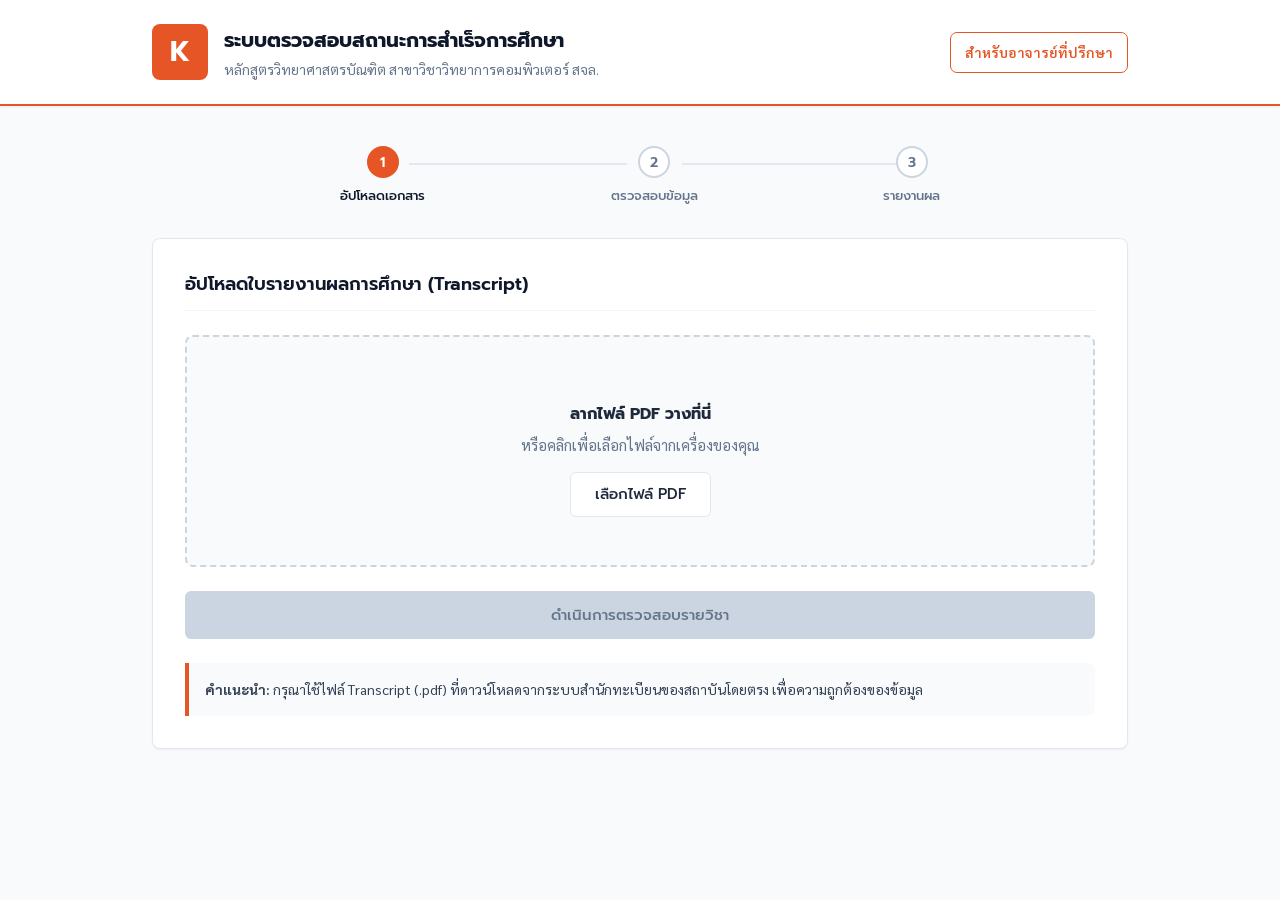
<file: templates/index.html>
<!DOCTYPE html>
<html lang="th">

<head>
  <meta charset="UTF-8" />
  <meta name="viewport" content="width=device-width, initial-scale=1.0" />
  <title>ระบบตรวจสอบสถานะการสำเร็จการศึกษา</title>
  <meta name="description" content="ระบบตรวจสอบความก้าวหน้าการเรียนและวิชาคงเหลือ ภาควิชาวิทยาการคอมพิวเตอร์" />
  
  <!-- Google Fonts: Sarabun for formal text, Prompt for headings -->
  <link rel="preconnect" href="https://fonts.googleapis.com" />
  <link rel="preconnect" href="https://fonts.gstatic.com" crossorigin />
  <link href="https://fonts.googleapis.com/css2?family=Prompt:wght@400;500;600;700&family=Sarabun:wght@300;400;500;600;700&display=swap" rel="stylesheet" />
  
  <style>
    /* ===== DESIGN TOKENS (KMITL Theme) ===== */
    :root {
      --kmitl-orange: #E65525;
      --kmitl-orange-light: #F0764D;
      --kmitl-orange-dark: #C44319;
      --navy-900: #0F172A;
      --navy-800: #1E293B;
      --navy-700: #334155;
      --gray-50: #F8FAFC;
      --gray-100: #F1F5F9;
      --gray-200: #E2E8F0;
      --gray-300: #CBD5E1;
      --gray-500: #64748B;
      
      --bg: var(--gray-50);
      --card-bg: #FFFFFF;
      --text-main: var(--navy-800);
      --text-muted: var(--gray-500);
      --border: var(--gray-200);
      
      --success: #059669;
      --success-light: #D1FAE5;
      --warning: #D97706;
      --warning-light: #FEF3C7;
      --danger: #DC2626;
      --danger-light: #FEE2E2;
      
      --radius: 8px;
      --shadow-sm: 0 1px 2px 0 rgba(0, 0, 0, 0.05);
      --shadow-md: 0 4px 6px -1px rgba(0, 0, 0, 0.1), 0 2px 4px -1px rgba(0, 0, 0, 0.06);
    }

    *, *::before, *::after { box-sizing: border-box; margin: 0; padding: 0; }

    body {
      font-family: 'Sarabun', sans-serif;
      background: var(--bg);
      color: var(--text-main);
      min-height: 100vh;
      line-height: 1.5;
    }

    h1, h2, h3, h4, h5, h6, .font-prompt {
      font-family: 'Prompt', sans-serif;
    }

    .container { max-width: 1024px; margin: 0 auto; padding: 0 24px 40px; }

    /* ===== HEADER ===== */
    header {
      background-color: var(--card-bg);
      border-bottom: 2px solid var(--kmitl-orange);
      padding: 24px 0;
      margin-bottom: 40px;
      box-shadow: var(--shadow-sm);
    }
    .header-content {
      max-width: 1024px;
      margin: 0 auto;
      padding: 0 24px;
      display: flex;
      align-items: center;
      gap: 16px;
    }
    .advisor-login-link {
      margin-left: auto;
      padding: 9px 14px;
      border: 1px solid var(--kmitl-orange);
      border-radius: 7px;
      color: var(--kmitl-orange);
      background: #fff;
      font-family: 'Sarabun', sans-serif;
      font-size: 14px;
      font-weight: 600;
      text-decoration: none;
      white-space: nowrap;
      transition: background-color .2s, color .2s;
    }
    .advisor-login-link:hover { background: var(--kmitl-orange); color: #fff; }
    @media (max-width: 600px) {
      .header-content { flex-wrap: wrap; }
      .advisor-login-link { margin-left: 72px; margin-top: -8px; }
    }
    .logo-box {
      width: 56px;
      height: 56px;
      background-color: var(--kmitl-orange);
      color: white;
      border-radius: 8px;
      display: flex;
      align-items: center;
      justify-content: center;
      font-size: 28px;
      font-weight: bold;
      font-family: 'Prompt', sans-serif;
    }
    .header-text h1 {
      font-size: 20px;
      color: var(--navy-900);
      margin-bottom: 4px;
    }
    .header-text p {
      font-size: 14px;
      color: var(--text-muted);
      font-family: 'Sarabun', sans-serif;
    }

    /* ===== CARD ===== */
    .card {
      background: var(--card-bg);
      border: 1px solid var(--border);
      border-radius: var(--radius);
      padding: 32px;
      margin-bottom: 24px;
      box-shadow: var(--shadow-sm);
    }

    .card-title {
      font-family: 'Prompt', sans-serif;
      font-size: 18px;
      font-weight: 600;
      color: var(--navy-900);
      margin-bottom: 24px;
      display: flex;
      align-items: center;
      gap: 12px;
      padding-bottom: 12px;
      border-bottom: 1px solid var(--gray-100);
    }
    .card-title .icon { color: var(--kmitl-orange); }

    /* ===== UPLOAD ZONE ===== */
    #upload-zone {
      border: 2px dashed var(--gray-300);
      border-radius: var(--radius);
      background-color: var(--gray-50);
      padding: 48px 24px;
      text-align: center;
      cursor: pointer;
      transition: all 0.2s ease;
      position: relative;
    }
    #upload-zone:hover, #upload-zone.drag-over {
      border-color: var(--kmitl-orange);
      background-color: #FFF7F5;
    }
    #upload-zone .upload-icon { font-size: 48px; margin-bottom: 16px; display: block; color: var(--gray-500); }
    #upload-zone:hover .upload-icon { color: var(--kmitl-orange); }
    #upload-zone p { color: var(--text-muted); font-size: 15px; margin-top: 8px; }
    #upload-zone strong { color: var(--navy-800); font-family: 'Prompt', sans-serif; }
    #file-input { position: absolute; inset: 0; opacity: 0; cursor: pointer; width: 100%; height: 100%; }
    
    #file-label {
      display: inline-block; margin-top: 16px;
      background: var(--card-bg); color: var(--navy-800);
      border: 1px solid var(--border);
      padding: 10px 24px; border-radius: 6px; font-size: 15px; font-weight: 500;
      font-family: 'Prompt', sans-serif;
      transition: all 0.2s;
    }
    #upload-zone:hover #file-label { border-color: var(--kmitl-orange); color: var(--kmitl-orange); }

    #selected-file {
      display: none; margin-top: 16px; padding: 12px 16px;
      background: #FFF7F5; border: 1px solid #FADED5;
      border-radius: var(--radius); font-size: 15px; color: var(--kmitl-orange-dark);
      align-items: center; gap: 8px; font-weight: 500;
    }
    #selected-file.show { display: flex; }

    /* ===== BUTTONS ===== */
    .btn {
      display: inline-flex; align-items: center; gap: 8px;
      padding: 12px 24px; border-radius: 6px; font-size: 15px; font-weight: 500;
      border: 1px solid transparent; cursor: pointer; transition: all 0.2s; font-family: 'Prompt', sans-serif;
    }
    .btn-primary { 
      background-color: var(--kmitl-orange); color: #fff; 
      width: 100%; justify-content: center; margin-top: 24px; 
      box-shadow: 0 2px 4px rgba(230, 85, 37, 0.2);
    }
    .btn-primary:hover:not(:disabled) { background-color: var(--kmitl-orange-dark); transform: translateY(-1px); }
    .btn-primary:disabled { background-color: var(--gray-300); color: var(--gray-500); cursor: not-allowed; box-shadow: none; }
    
    .btn-success { background-color: var(--success); color: #fff; }
    .btn-success:hover { background-color: #047857; transform: translateY(-1px); box-shadow: 0 2px 4px rgba(5, 150, 105, 0.2); }

    .btn-outline { background-color: transparent; border-color: var(--border); color: var(--navy-700); }
    .btn-outline:hover { background-color: var(--gray-50); border-color: var(--gray-300); }

    /* ===== ALERTS & NOTES ===== */
    .note {
      margin-top: 24px; padding: 16px;
      background: var(--gray-50); border-left: 4px solid var(--kmitl-orange);
      border-radius: 0 var(--radius) var(--radius) 0; font-size: 14px; color: var(--navy-700);
    }
    .error-box {
      padding: 16px; background: var(--danger-light); border-left: 4px solid var(--danger);
      border-radius: 0 var(--radius) var(--radius) 0;
      font-size: 14px; color: var(--danger); margin-top: 16px; font-family: 'Prompt', sans-serif;
    }

    /* ===== SPINNER ===== */
    .spinner {
      display: none; align-items: center; justify-content: center; gap: 12px;
      padding: 24px; color: var(--text-muted); font-size: 15px; font-family: 'Prompt', sans-serif;
    }
    .spinner.show { display: flex; }
    .spin {
      width: 24px; height: 24px; border-radius: 50%;
      border: 3px solid var(--gray-200);
      border-top-color: var(--kmitl-orange);
      animation: spin 0.8s linear infinite;
    }
    @keyframes spin { to { transform: rotate(360deg); } }

    /* ===== STEP INDICATOR ===== */
    .steps {
      display: flex; align-items: center; justify-content: center; gap: 0; margin-bottom: 32px;
      max-width: 600px; margin-left: auto; margin-right: auto;
    }
    .step-item { display: flex; flex-direction: column; align-items: center; gap: 8px; position: relative; z-index: 2; }
    .step-dot {
      width: 32px; height: 32px; border-radius: 50%;
      background: var(--card-bg); border: 2px solid var(--gray-300);
      display: flex; align-items: center; justify-content: center;
      font-size: 14px; font-weight: 600; color: var(--gray-500);
      transition: all 0.3s; font-family: 'Prompt', sans-serif;
    }
    .step-dot.active { background: var(--kmitl-orange); border-color: var(--kmitl-orange); color: #fff; }
    .step-dot.done { background: var(--success); border-color: var(--success); color: #fff; }
    .step-label { font-size: 13px; color: var(--gray-500); font-family: 'Prompt', sans-serif; font-weight: 500; }
    .step-label.active { color: var(--navy-900); }
    .step-line { flex: 1; height: 2px; background: var(--gray-200); margin: 0 -16px; position: relative; top: -12px; z-index: 1; }
    .step-line.done { background: var(--success); }

    /* ===== REVIEW TABLE ===== */
    #review-section { display: none; }
    #review-section.show { display: block; }

    .review-info {
      display: flex; gap: 16px; margin-bottom: 24px; flex-wrap: wrap;
    }
    .review-badge {
      background: var(--gray-50); border: 1px solid var(--border);
      border-radius: 6px; padding: 12px 20px; font-size: 15px; color: var(--navy-800);
    }
    .review-badge strong { color: var(--kmitl-orange); font-family: 'Prompt', sans-serif; font-size: 16px; }

    .table-wrap { overflow-x: auto; border: 1px solid var(--border); border-radius: var(--radius); }
    table { width: 100%; border-collapse: collapse; font-size: 14px; }
    thead { background: var(--gray-50); border-bottom: 2px solid var(--gray-200); }
    th {
      padding: 12px 16px; text-align: left; font-size: 14px; font-family: 'Prompt', sans-serif;
      color: var(--navy-700); font-weight: 600; white-space: nowrap;
    }
    td { padding: 12px 16px; border-bottom: 1px solid var(--border); vertical-align: middle; }
    tbody tr:last-child td { border-bottom: none; }
    tbody tr:hover { background-color: var(--gray-50); }

    .code-cell { font-family: monospace; font-size: 14px; color: var(--text-muted); }
    .credit-cell { text-align: center; font-weight: 500; }

    .grade-input {
      background: transparent; border: 1px solid transparent;
      border-radius: 4px; color: var(--navy-900); padding: 4px 8px;
      font-size: 14px; width: 72px; text-align: center; font-family: 'Prompt', sans-serif;
      font-weight: 500; transition: all 0.2s;
    }
    .grade-input:hover { border-color: var(--gray-300); background: #fff; }
    .grade-input:focus { outline: none; border-color: var(--kmitl-orange); box-shadow: 0 0 0 2px rgba(230,85,37,0.1); }
    .grade-input.overridden { border-color: var(--warning); color: var(--warning); background-color: var(--warning-light); }

    .sem-header td {
      background: var(--gray-100); border-bottom: 1px solid var(--gray-200);
      font-size: 14px; font-weight: 600; color: var(--navy-800);
      padding: 10px 16px; font-family: 'Prompt', sans-serif;
    }

    .btn-add-row {
      display: inline-flex;
      align-items: center;
      gap: 4px;
      padding: 4px 10px;
      font-size: 12px;
      font-family: 'Prompt', sans-serif;
      font-weight: 500;
      color: var(--kmitl-orange);
      background: #FFFFFF;
      border: 1px solid var(--kmitl-orange-light);
      border-radius: 4px;
      cursor: pointer;
      transition: all 0.15s;
    }
    .btn-add-row:hover {
      background: var(--kmitl-orange);
      color: #FFFFFF;
    }
    .btn-del-row {
      display: inline-flex;
      align-items: center;
      justify-content: center;
      width: 28px;
      height: 28px;
      border-radius: 4px;
      border: 1px solid transparent;
      background: transparent;
      color: var(--gray-500);
      cursor: pointer;
      font-size: 16px;
      line-height: 1;
      transition: all 0.15s;
    }
    .btn-del-row:hover {
      background: var(--danger-light);
      color: var(--danger);
      border-color: #FCA5A5;
    }
    .btn-add-semester {
      display: inline-flex;
      align-items: center;
      gap: 6px;
      padding: 10px 16px;
      font-size: 14px;
      font-family: 'Prompt', sans-serif;
      font-weight: 500;
      color: var(--navy-700);
      background: #FFFFFF;
      border: 1px dashed var(--gray-300);
      border-radius: var(--radius);
      cursor: pointer;
      margin-top: 16px;
      width: 100%;
      justify-content: center;
      transition: all 0.2s;
    }
    .btn-add-semester:hover {
      border-color: var(--kmitl-orange);
      color: var(--kmitl-orange);
      background: var(--gray-50);
    }

    .badge-current {
      display: inline-block; font-size: 12px; font-weight: 500; font-family: 'Prompt', sans-serif;
      background: var(--warning-light); color: var(--warning);
      border: 1px solid rgba(217,119,6,0.2); border-radius: 4px;
      padding: 2px 8px; margin-left: 8px;
    }
    .badge-pass {
      display: inline-block; font-size: 13px; font-weight: 600; font-family: 'Prompt', sans-serif;
      background: var(--success-light); color: var(--success);
      border-radius: 4px; padding: 4px 12px;
    }
    .badge-fail {
      display: inline-block; font-size: 13px; font-weight: 600; font-family: 'Prompt', sans-serif;
      background: var(--danger-light); color: var(--danger);
      border-radius: 4px; padding: 4px 12px;
    }

    .confirm-bar {
      display: flex; align-items: center; justify-content: space-between;
      margin-top: 24px; gap: 16px; flex-wrap: wrap;
      background: var(--gray-50); padding: 20px; border-radius: var(--radius); border: 1px solid var(--gray-200);
    }
    .confirm-bar p { font-size: 15px; color: var(--navy-800); font-family: 'Prompt', sans-serif; }
    .confirm-bar strong { color: var(--kmitl-orange); }

    /* ===== DASHBOARD ===== */
    #dashboard-section { display: none; }
    #dashboard-section.show { display: block; }

    /* overview cards */
    .overview-grid { display: grid; grid-template-columns: 1fr; margin-bottom: 24px; }
    .ov-card {
      background: var(--card-bg); border: 1px solid var(--border);
      border-radius: var(--radius); padding: 24px;
      position: relative; overflow: hidden; box-shadow: var(--shadow-sm);
    }
    .ov-card::before {
      content: ''; position: absolute; top: 0; left: 0; bottom: 0; width: 4px;
    }
    .ov-card.primary::before { background: var(--kmitl-orange); }
    .ov-card.success::before { background: var(--success); }
    .ov-card.warning::before { background: var(--warning); }
    
    .ov-label { font-size: 14px; color: var(--text-muted); font-family: 'Prompt', sans-serif; font-weight: 500; margin-bottom: 8px; }
    .ov-value { font-size: 32px; font-weight: 700; font-family: 'Prompt', sans-serif; line-height: 1; }
    .ov-card.primary .ov-value { color: var(--navy-900); }
    .ov-card.success .ov-value { color: var(--success); }
    .ov-card.warning .ov-value { color: var(--warning); }
    .ov-value span { font-size: 16px; font-weight: 500; color: var(--gray-400); }
    .ov-sub { font-size: 14px; color: var(--text-muted); margin-top: 8px; }

    /* progress bar */
    .prog-bar-wrap { margin-top: 16px; }
    .prog-bar-top { display: flex; justify-content: space-between; font-size: 15px; margin-bottom: 12px; font-family: 'Prompt', sans-serif; }
    .prog-bar-top span { color: var(--navy-700); font-weight: 500; }
    .prog-bar-top strong { color: var(--kmitl-orange); font-size: 18px; }
    .prog-track { background: var(--gray-200); border-radius: 99px; height: 12px; overflow: hidden; }
    .prog-fill {
      height: 100%; border-radius: 99px;
      background-color: var(--kmitl-orange);
      transition: width 1s cubic-bezier(0.4, 0, 0.2, 1);
    }

    /* ===== CATEGORIES ===== */
    .cat-grid { display: grid; grid-template-columns: 1fr 1fr; gap: 20px; }
    @media (max-width: 768px) { .cat-grid { grid-template-columns: 1fr; } }

    .cat-card {
      background: var(--gray-50); border: 1px solid var(--border);
      border-radius: var(--radius); padding: 20px;
      transition: all 0.2s; cursor: pointer;
    }
    .cat-card:hover { border-color: var(--gray-300); background: #fff; box-shadow: var(--shadow-sm); }
    .cat-card.active { border-color: var(--kmitl-orange); background: #FFF7F5; }

    .cat-header { display: flex; justify-content: space-between; align-items: flex-start; margin-bottom: 12px; }
    .cat-name { font-size: 15px; font-weight: 600; font-family: 'Prompt', sans-serif; color: var(--navy-800); }
    .cat-credits { font-size: 20px; font-weight: 700; font-family: 'Prompt', sans-serif; color: var(--navy-900); }
    .cat-credits small { font-size: 14px; font-weight: 400; color: var(--gray-400); }

    .cat-track { background: var(--gray-200); border-radius: 99px; height: 6px; overflow: hidden; margin-bottom: 8px; }
    .cat-fill { height: 100%; border-radius: 99px; transition: width 1s cubic-bezier(0.4, 0, 0.2, 1); }
    .cat-pct { font-size: 13px; color: var(--text-muted); font-family: 'Prompt', sans-serif; font-weight: 500; text-align: right; }

    /* cat detail expand */
    .cat-detail {
      display: none; margin-top: 16px; padding-top: 16px;
      border-top: 1px dashed var(--gray-300);
    }
    .cat-detail.show { display: block; }
    .cat-course-item {
      display: flex; justify-content: space-between; align-items: flex-start;
      padding: 8px 0; font-size: 14px; border-bottom: 1px solid var(--gray-100);
    }
    .cat-course-item:last-child { border-bottom: none; }
    .cat-course-left { display: flex; flex-direction: column; gap: 4px; }
    .cat-course-code { font-family: monospace; color: var(--text-muted); font-size: 13px; }
    .cat-course-name { color: var(--navy-800); font-weight: 500; }
    .cat-grade { font-weight: 600; font-size: 14px; font-family: 'Prompt', sans-serif; color: var(--success); }
    .cat-grade.in-prog { color: #d97706; font-size: 12px; background: #fffbeb; padding: 2px 8px; border-radius: 4px; border: 1px solid #fde68a; font-weight: 500; }
    .cat-cr { color: var(--text-muted); font-size: 13px; }

    /* ===== TIMELINE ===== */
    .timeline-item { margin-bottom: 12px; border-radius: var(--radius); overflow: hidden; border: 1px solid var(--border); }
    .timeline-header {
      background: var(--gray-50); 
      padding: 16px 20px; cursor: pointer;
      display: flex; align-items: center; justify-content: space-between;
      transition: background 0.2s;
    }
    .timeline-header:hover { background: var(--gray-100); }
    .timeline-header-left { display: flex; align-items: center; gap: 12px; }
    .timeline-dot {
      width: 10px; height: 10px; border-radius: 50%;
      background: var(--kmitl-orange); flex-shrink: 0;
    }
    .timeline-label { font-size: 15px; font-weight: 600; font-family: 'Prompt', sans-serif; color: var(--navy-800); }
    .timeline-meta { font-size: 14px; color: var(--text-muted); }
    .timeline-chevron { font-size: 12px; color: var(--gray-400); transition: transform 0.2s; }
    .timeline-chevron.open { transform: rotate(180deg); }

    .timeline-body { display: none; background: #fff; border-top: 1px solid var(--border); }
    .timeline-body.show { display: block; }
    .tl-row {
      display: flex; align-items: center; gap: 16px;
      padding: 12px 20px; border-bottom: 1px solid var(--gray-100); font-size: 14px;
    }
    .tl-row:last-child { border-bottom: none; }
    .tl-code { font-family: monospace; font-size: 13px; color: var(--text-muted); width: 80px; flex-shrink: 0; }
    .tl-name { flex: 1; color: var(--navy-800); font-weight: 500; }
    .tl-cr { color: var(--text-muted); font-size: 13px; flex-shrink: 0; }
    .tl-grade { font-weight: 600; font-size: 14px; font-family: 'Prompt', sans-serif; width: 40px; text-align: right; flex-shrink: 0; color: var(--navy-900); }

    /* ===== REMAINING TABLE ===== */
    .prereq-ok { color: var(--success); font-size: 13px; font-weight: 500; }
    .prereq-block { color: var(--danger); font-size: 13px; font-weight: 500;}

    /* ===== IN-PROGRESS ===== */
    .inprog-grid { display: flex; flex-wrap: wrap; gap: 12px; }
    .inprog-chip {
      display: flex; align-items: center; gap: 8px;
      background: var(--warning-light); border: 1px solid rgba(217,119,6,0.3);
      border-radius: 6px; padding: 8px 16px; font-size: 14px;
    }
    .inprog-chip span.code { font-family: monospace; color: var(--warning); font-weight: 600; }
    .inprog-chip span.name { color: var(--navy-800); font-weight: 500; }

    /* ===== RESET LINK ===== */
    .reset-link {
      display: inline-flex; align-items: center; gap: 8px;
      margin-bottom: 24px; font-size: 15px; color: var(--navy-700);
      cursor: pointer; background: none; border: none; font-weight: 500;
      font-family: 'Prompt', sans-serif; padding: 0; transition: color 0.2s;
    }
    .reset-link:hover { color: var(--kmitl-orange); }

    /* ===== STUDY PLAN ===== */
    #plan-section { display: none; }
    #plan-section.show { display: block; }

    .plan-actions {
      display: flex; align-items: center; gap: 16px; flex-wrap: wrap;
      margin-bottom: 24px;
    }

    .btn-plan {
      display: inline-flex; align-items: center; gap: 8px;
      padding: 12px 28px; border-radius: 8px; font-size: 15px; font-weight: 600;
      border: none; cursor: pointer; transition: all 0.25s;
      font-family: 'Prompt', sans-serif;
      background: linear-gradient(135deg, var(--kmitl-orange), var(--kmitl-orange-light));
      color: #fff; box-shadow: 0 4px 12px rgba(230, 85, 37, 0.3);
    }
    .btn-plan:hover { transform: translateY(-2px); box-shadow: 0 6px 20px rgba(230, 85, 37, 0.4); }
    .btn-plan:disabled { opacity: 0.6; cursor: not-allowed; transform: none; box-shadow: none; }

    .plan-toggle {
      display: inline-flex; border-radius: 8px; overflow: hidden;
      border: 2px solid var(--gray-200); background: var(--card-bg);
    }
    .plan-toggle-btn {
      padding: 10px 20px; border: none; background: transparent;
      font-family: 'Prompt', sans-serif; font-size: 14px; font-weight: 500;
      color: var(--gray-500); cursor: pointer; transition: all 0.2s;
    }
    .plan-toggle-btn.active {
      background: var(--kmitl-orange); color: #fff;
    }
    .plan-toggle-btn:hover:not(.active) { background: var(--gray-50); color: var(--navy-800); }

    .plan-alert {
      padding: 16px 20px; border-radius: var(--radius); margin-bottom: 16px;
      font-size: 14px; font-family: 'Prompt', sans-serif;
      display: flex; align-items: flex-start; gap: 12px;
    }
    .plan-alert.warning {
      background: #FEF3C7; border: 1px solid #FCD34D; color: #92400E;
    }
    .plan-alert.danger {
      background: var(--danger-light); border: 1px solid #FCA5A5; color: #991B1B;
    }
    .plan-alert.success {
      background: var(--success-light); border: 1px solid #6EE7B7; color: #065F46;
    }
    .plan-alert.info {
      background: #DBEAFE; border: 1px solid #93C5FD; color: #1E40AF;
    }
    .plan-alert-icon { font-size: 20px; flex-shrink: 0; line-height: 1; }
    .plan-alert-content { flex: 1; }
    .plan-alert-title { font-weight: 600; margin-bottom: 4px; }

    .plan-summary-grid {
      display: grid; grid-template-columns: repeat(auto-fit, minmax(200px, 1fr));
      gap: 16px; margin-bottom: 24px;
    }
    .plan-stat {
      background: var(--gray-50); border: 1px solid var(--border);
      border-radius: var(--radius); padding: 16px 20px; text-align: center;
    }
    .plan-stat-value {
      font-size: 28px; font-weight: 700; font-family: 'Prompt', sans-serif;
      color: var(--navy-900); line-height: 1;
    }
    .plan-stat-value.ok { color: var(--success); }
    .plan-stat-value.warn { color: var(--warning); }
    .plan-stat-label {
      font-size: 13px; color: var(--text-muted); margin-top: 6px;
      font-family: 'Prompt', sans-serif;
    }

    .plan-term {
      border: 1px solid var(--border); border-radius: var(--radius);
      margin-bottom: 16px; overflow: hidden;
    }
    .plan-term-header {
      background: var(--gray-50); padding: 16px 20px;
      display: flex; align-items: center; justify-content: space-between;
      cursor: pointer; transition: background 0.2s;
    }
    .plan-term-header:hover { background: var(--gray-100); }
    .plan-term-left { display: flex; align-items: center; gap: 12px; }
    .plan-term-dot {
      width: 12px; height: 12px; border-radius: 50%;
      background: var(--kmitl-orange); flex-shrink: 0;
    }
    .plan-term-label {
      font-size: 16px; font-weight: 600; font-family: 'Prompt', sans-serif;
      color: var(--navy-800);
    }
    .plan-term-meta {
      display: flex; gap: 16px; font-size: 13px; font-family: 'Prompt', sans-serif;
    }
    .plan-term-meta span { color: var(--text-muted); }
    .plan-term-meta strong { color: var(--navy-800); }
    .plan-term-chevron { font-size: 12px; color: var(--gray-400); transition: transform 0.2s; }
    .plan-term-chevron.open { transform: rotate(180deg); }

    .plan-term-body { display: none; border-top: 1px solid var(--border); background: #fff; }
    .plan-term-body.show { display: block; }

    .plan-course-row {
      display: flex; align-items: center; gap: 16px;
      padding: 12px 20px; border-bottom: 1px solid var(--gray-100); font-size: 14px;
    }
    .plan-course-row:last-child { border-bottom: none; }
    .plan-course-code { font-family: monospace; font-size: 13px; color: var(--text-muted); width: 80px; flex-shrink: 0; }
    .plan-course-name { flex: 1; color: var(--navy-800); font-weight: 500; }
    .plan-course-credit { color: var(--text-muted); font-size: 13px; flex-shrink: 0; }

    .plan-badge {
      display: inline-block; font-size: 11px; font-weight: 600;
      font-family: 'Prompt', sans-serif; padding: 2px 8px;
      border-radius: 4px; flex-shrink: 0;
    }
    .plan-badge.required { background: #FFF7ED; color: #C2410C; border: 1px solid #FDBA74; }
    .plan-badge.deferred { background: #FEF3C7; color: #92400E; border: 1px solid #FCD34D; }

    .plan-term-footer {
      padding: 12px 20px; background: var(--gray-50);
      border-top: 1px solid var(--border);
      display: flex; justify-content: space-between; align-items: center;
      font-size: 13px; font-family: 'Prompt', sans-serif;
    }
    .plan-term-footer span { color: var(--text-muted); }
    .plan-term-footer strong { color: var(--navy-800); }
    .plan-credits-bar {
      height: 6px; border-radius: 99px; background: var(--gray-200);
      flex: 1; margin: 0 16px; max-width: 200px; overflow: hidden;
    }
    .plan-credits-fill {
      height: 100%; border-radius: 99px; background: var(--kmitl-orange);
      transition: width 0.6s ease;
    }

    .plan-suggestion-list {
      list-style: none; padding: 0;
    }
    .plan-suggestion-list li {
      padding: 8px 0; font-size: 14px; color: var(--navy-700);
      border-bottom: 1px solid var(--gray-100);
      display: flex; align-items: flex-start; gap: 8px;
    }
    .plan-suggestion-list li:last-child { border-bottom: none; }
  
    /* ===== DRAG AND DROP & CUSTOM COURSES ===== */
    .unplanned-pool {
      display: flex; flex-direction: column; gap: 8px;
      padding: 16px; background: var(--gray-50); border: 2px dashed var(--gray-300);
      border-radius: var(--radius); min-height: 80px; margin-bottom: 24px;
      transition: background 0.2s;
    }
    .unplanned-pool.drag-over { background: var(--primary-light); border-color: var(--kmitl-orange); }
    
    .draggable-course {
      cursor: grab;
      border: 1px solid var(--border);
      border-radius: 6px; padding: 10px 14px; background: #fff;
      display: flex; flex-direction: column; gap: 4px;
      font-size: 13px; min-width: 140px; max-width: 200px;
      box-shadow: 0 1px 2px rgba(0,0,0,0.05);
      transition: transform 0.2s, box-shadow 0.2s, opacity 0.2s;
      position: relative;
    }
    .draggable-course:active { cursor: grabbing; transform: scale(0.98); }
    .draggable-course.dragging { opacity: 0.5; }
    .draggable-course[data-cat="ge"] { border-left: 4px solid var(--gray-400); }
    .draggable-course[data-cat="elective"] { border-left: 4px solid #D97706; }
    .draggable-course[data-cat="free"] { border-left: 4px solid #DB2777; }
    .draggable-course[data-is-core="true"] { border-left: 4px solid #EA580C; }
    .draggable-course.custom-course { border-left: 4px solid var(--success); }
    
    /* When inside term dropzone: Full width row */
    .plan-term-dropzone .draggable-course.sys-course {
      flex-direction: row;
      width: 100%;
      box-sizing: border-box;
      max-width: none;
      padding: 12px 20px !important;
      background: transparent !important;
      border: none !important;
      border-bottom: 1px solid var(--gray-50) !important;
      border-radius: 0 !important;
      box-shadow: none !important;
      margin-bottom: 0 !important;
      font-size: 14px !important;
      gap: 16px !important;
    }
    
    /* When inside unplanned pool: Small block */
    .unplanned-pool .draggable-course.sys-course {
      flex-direction: column;
      width: auto;
      min-width: 140px;
      max-width: 200px;
      padding: 10px 14px !important;
      background: #fff !important;
      border: 1px solid var(--border) !important;
      border-radius: 6px !important;
      box-shadow: 0 1px 2px rgba(0,0,0,0.05) !important;
      margin-bottom: 0 !important;
      font-size: 13px !important;
      gap: 4px !important;
    }
    .unplanned-pool .draggable-course.sys-course[data-cat="ge"] { border-left: 4px solid var(--gray-400) !important; }
    .unplanned-pool .draggable-course.sys-course[data-cat="elective"] { border-left: 4px solid #D97706 !important; }
    .unplanned-pool .draggable-course.sys-course[data-cat="free"] { border-left: 4px solid #DB2777 !important; }
    .unplanned-pool .draggable-course.sys-course[data-is-core="true"] { border-left: 4px solid #EA580C !important; }
    .unplanned-pool .draggable-course.sys-course.custom-course { border-left: 4px solid var(--success) !important; }
    
    .unplanned-pool .sys-course .plan-course-code,
    .unplanned-pool .sys-course .plan-badge,
    .unplanned-pool .sys-course .course-del-btn {
      display: none !important;
    }
    .unplanned-pool .sys-course[data-is-core="true"] .plan-course-code,
    .unplanned-pool .sys-course[data-is-core="true"] .plan-badge {
      display: inline-block !important;
    }
    .unplanned-pool .sys-course .plan-course-name {
       font-weight: 600; font-family: 'Prompt', sans-serif; color: var(--navy-800); word-break: break-word; line-height: 1.3; flex: unset;
    }
    .unplanned-pool .sys-course .plan-course-credit {
       font-size: 12px; color: var(--text-muted); text-align: left; flex-shrink: unset;
    }
    
    
    .course-title-drag { font-weight: 600; font-family: 'Prompt', sans-serif; color: var(--navy-800); word-break: break-word; line-height: 1.3;}
    .course-cred-drag { font-size: 12px; color: var(--text-muted); }
    .course-del-btn {
       position: absolute; top: 4px; right: 4px; font-size: 10px;
       color: var(--danger); background: transparent; border: none; cursor: pointer;
       opacity: 0; transition: opacity 0.2s;
    }
    .draggable-course:hover .course-del-btn { opacity: 1; }
    
    .plan-term-dropzone {
      min-height: 60px; padding: 12px;
      transition: background 0.2s;
      display: flex; flex-direction: column; gap: 8px;
    }
    .plan-term-dropzone.drag-over {
      background: var(--primary-light);
      outline: 2px dashed var(--kmitl-orange);
      outline-offset: -2px; border-radius: 6px;
    }

    .btn-add-course {
      display: inline-flex; align-items: center; justify-content: center;
      width: 100%; padding: 8px; margin-top: 8px;
      background: transparent; border: 1px dashed var(--gray-300);
      border-radius: 6px; color: var(--gray-500); cursor: pointer;
      font-family: 'Prompt', sans-serif; font-size: 13px; font-weight: 500;
      transition: all 0.2s;
    }
    .btn-add-course:hover { background: var(--gray-50); color: var(--kmitl-orange); border-color: var(--kmitl-orange); }

    /* Modal for Add Custom Course */
    .add-course-modal-overlay {
      position: fixed; top: 0; left: 0; width: 100%; height: 100%;
      background: rgba(15, 23, 42, 0.6);
      display: none; justify-content: center; align-items: center;
      z-index: 1000; padding: 20px; backdrop-filter: blur(4px);
    }
    .add-course-modal-overlay.show { display: flex; }
    .add-course-modal {
      background: #fff; border-radius: var(--radius); width: 100%; max-width: 400px;
      box-shadow: var(--shadow-md); display: flex; flex-direction: column;
      padding: 24px;
    }

    /* ===== PLAN MODE STYLES ===== */
    body.print-plan-mode .container { max-width: 1400px; transition: max-width 0.3s ease; }

    /* ===== PRINT STYLES ===== */
    @media print {
      body { background: #fff !important; color: #000 !important; font-size: 12pt !important; }
      header, #steps, .reset-link, .btn, .btn-plan, .plan-toggle, .course-del-btn, .btn-add-course { display: none !important; }
      #dashboard-content-wrapper { display: block !important; }
      
      body.print-plan-mode #dashboard-content-wrapper > * { display: none !important; }
      body.print-plan-mode #dashboard-content-wrapper > #categories-card { display: block !important; margin-top: 20px !important; margin-bottom: 20px !important; border: none !important; padding: 0 !important; }
      body.print-plan-mode .plan-sidebar { display: none !important; }
      body.print-plan-mode #plan-summary { display: none !important; }

      .container { max-width: 100% !important; margin: 0 !important; padding: 0 !important; }
      .card.print-hide { display: none !important; }
      .print-hide { display: none !important; }
      .print-only { display: block !important; }
      .card { box-shadow: none !important; border: 1px solid #ddd !important; padding: 16px !important; margin-bottom: 20px !important; page-break-inside: avoid; }
      .plan-term { page-break-inside: avoid; border-color: #000 !important; }
      tr, .timeline-item, .cat-card, .plan-course-row { page-break-inside: avoid; }
      * { -webkit-print-color-adjust: exact !important; print-color-adjust: exact !important; }
      /* Force all details to be open for print */
      .cat-detail { display: block !important; }
      .timeline-body { display: block !important; }
      .plan-term-body { display: block !important; }
      /* Hide draggable dots in print */
      .plan-course-code span { display: none !important; }
      .draggable-course { cursor: default !important; }
    }

  </style>
</head>

<body>
  <!-- Header -->
  <header>
    <div class="header-content">
      <div class="logo-box">K</div>
      <div class="header-text">
        <h1>ระบบตรวจสอบสถานะการสำเร็จการศึกษา</h1>
        <p>หลักสูตรวิทยาศาสตรบัณฑิต สาขาวิชาวิทยาการคอมพิวเตอร์ สจล.</p>
      </div>
      <a class="advisor-login-link" href="/advisor">สำหรับอาจารย์ที่ปรึกษา</a>
    </div>
  </header>

  <div class="container">

    <!-- Step Indicator -->
    <div class="steps" id="steps">
      <div class="step-item">
        <div class="step-dot active" id="step1-dot">1</div>
        <div class="step-label active" id="step1-lbl">อัปโหลดเอกสาร</div>
      </div>
      <div class="step-line" id="line1"></div>
      <div class="step-item">
        <div class="step-dot" id="step2-dot">2</div>
        <div class="step-label" id="step2-lbl">ตรวจสอบข้อมูล</div>
      </div>
      <div class="step-line" id="line2"></div>
      <div class="step-item">
        <div class="step-dot" id="step3-dot">3</div>
        <div class="step-label" id="step3-lbl">รายงานผล</div>
      </div>
    </div>

    <!-- Step 1: Upload -->
    <div id="upload-section">
      <div class="card">
        <div class="card-title"> อัปโหลดใบรายงานผลการศึกษา (Transcript)</div>

        <div id="upload-zone">
          <input type="file" id="file-input" accept=".pdf" />
          <span class="upload-icon"></span>
          <strong>ลากไฟล์ PDF วางที่นี่</strong>
          <p>หรือคลิกเพื่อเลือกไฟล์จากเครื่องของคุณ</p>
          <label class="btn" id="file-label" for="file-input">เลือกไฟล์ PDF</label>
        </div>

        <div id="selected-file">
          <span></span>
          <span id="file-name-display"></span>
        </div>

        <div id="upload-error" class="error-box" style="display:none"></div>

        <div class="spinner" id="upload-spinner">
          <div class="spin"></div>
          <span>กำลังประมวลผลเอกสาร...</span>
        </div>

        <button class="btn btn-primary" id="parse-btn" disabled onclick="uploadAndReview()">
          ดำเนินการตรวจสอบรายวิชา
        </button>

        <div class="note">
          <strong>คำแนะนำ:</strong> กรุณาใช้ไฟล์ Transcript (.pdf) ที่ดาวน์โหลดจากระบบสำนักทะเบียนของสถาบันโดยตรง เพื่อความถูกต้องของข้อมูล
        </div>
      </div>
    </div>

    <!-- Step 2: Review & Edit -->
    <div id="review-section">
      <button class="reset-link" onclick="resetToUpload()">← กลับไปอัปโหลดเอกสารใหม่</button>

      <div class="card">
        <div class="card-title"><span class="icon"></span> ตรวจสอบและแก้ไขข้อมูลรายวิชา</div>

        <div class="review-info" id="review-info"></div>

        <p style="font-size:15px;color:var(--text-muted);margin-bottom:16px;">
          โปรดตรวจสอบความถูกต้องของข้อมูล หากระบบอ่านเกรดคลาดเคลื่อน ท่านสามารถพิมพ์แก้ไขในช่อง "เกรด" ได้โดยตรงก่อนกดยืนยัน
        </p>

        <div class="table-wrap">
          <table id="review-table">
            <thead>
              <tr>
                <th>รหัสวิชา</th>
                <th>ชื่อวิชา</th>
                <th style="text-align:center; width:80px">หน่วยกิต</th>
                <th style="text-align:center; width:90px">เกรด</th>
                <th style="text-align:center; width:50px"></th>
              </tr>
            </thead>
            <tbody id="review-tbody"></tbody>
          </table>
        </div>

        <button type="button" class="btn-add-semester" onclick="openAddSemesterModal()">
          + เพิ่มภาคการศึกษาใหม่
        </button>

        <!-- English Elective Verification -->
        <div class="card" style="margin-top: 24px; border: 1px solid var(--border); background: var(--gray-50); border-radius: var(--radius); padding: 20px;">
          <div style="display: flex; align-items: flex-start; gap: 12px; margin-bottom: 12px;">
            <div style="font-size: 18px; color: var(--kmitl-orange); font-weight: bold; line-height: 1.2;">!</div>
            <div>
              <h3 style="margin: 0 0 4px 0; font-family: 'Prompt', sans-serif; font-size: 16px; color: var(--navy-800);">
                การตรวจสอบวิชาเลือกภาษาอังกฤษ (GE English Elective)
              </h3>
              <p style="margin: 0; font-size: 14px; color: var(--text-muted); line-height: 1.5;">
                ตามเกณฑ์หลักสูตรหมวดวิชาศึกษาทั่วไป นักศึกษาต้องเลือกเรียนวิชาภาษาอังกฤษเพิ่มอีกอย่างน้อย 1 วิชา (3 หน่วยกิต) นอกเหนือจาก Foundation English 1 และ 2
              </p>
            </div>
          </div>
          
          <div style="margin-top: 14px; padding: 16px; background: #fff; border: 1px solid var(--gray-200); border-radius: 8px;">
            <div style="font-weight: 600; font-size: 14px; color: var(--navy-800); margin-bottom: 12px;">
              ท่านได้ลงเรียนหรือสอบผ่านวิชาเลือกภาษาอังกฤษแล้วหรือไม่? <span style="color: var(--danger);">*</span>
            </div>
            
            <div style="display: flex; flex-direction: column; gap: 10px; font-size: 14px;">
              <label style="display: flex; align-items: center; gap: 10px; cursor: pointer;">
                <input type="radio" name="ge-english-status" id="ge-eng-radio-not-taken" value="not_taken" onchange="toggleGeEnglishSelect(false)">
                <span><strong>ยังไม่ได้ลงเรียน / ยังไม่ผ่าน</strong> (ระบบจะตั้งเป็นวิชาที่ต้องวางแผนเรียนในเทอมถัดไป)</span>
              </label>
              
              <label style="display: flex; align-items: center; gap: 10px; cursor: pointer;">
                <input type="radio" name="ge-english-status" id="ge-eng-radio-taken" value="taken" onchange="toggleGeEnglishSelect(true)">
                <span><strong>ลงเรียนแล้ว / กำลังเรียนอยู่</strong> (เลือกรายวิชาที่ตรงจากรายการใน Transcript)</span>
              </label>
            </div>

            <div id="ge-english-select-wrap" style="margin-top: 14px; margin-left: 26px; display: none;">
              <label style="display: block; font-size: 13px; color: var(--navy-700); margin-bottom: 6px; font-weight: 500;">
                เลือกวิชาภาษาอังกฤษที่ท่านได้ลงเรียน:
              </label>
              <select id="ge-english-course-select" onchange="onGeEnglishCourseSelectChange()" style="width: 100%; max-width: 520px; padding: 8px 12px; border: 1px solid var(--gray-300); border-radius: 6px; font-family: 'Prompt', sans-serif; font-size: 14px; background: #fff;">
                <option value="">-- กรุณาเลือกวิชาภาษาอังกฤษจาก Transcript --</option>
              </select>
              <div id="ge-english-hint" style="font-size: 13px; color: var(--success); margin-top: 6px; display: none; font-weight: 500;">
                ระบบตรวจพบวิชาภาษาอังกฤษและเลือกให้อัตโนมัติ (สามารถเปลี่ยนได้หากต้องการ)
              </div>
            </div>
          </div>
        </div>

        <div class="confirm-bar">
          <p>ข้อมูลถูกต้องและครบถ้วนแล้ว กดปุ่มเพื่อบันทึกและคำนวณผล</p>
          <div style="display:flex; align-items:center;">
            <div class="spinner" id="confirm-spinner" style="padding:0;margin-right:16px;display:none;">
              <div class="spin"></div>
              <span style="font-size:14px;color:var(--text-muted);margin-left:8px">กำลังคำนวณ...</span>
            </div>
            <button class="btn btn-success" onclick="confirmAndCompute()" id="confirm-btn">
              ยืนยันและคำนวณผล
            </button>
          </div>
        </div>
      </div>
    </div>

    <!-- Step 3: Dashboard -->
    <div id="dashboard-section">
      <div id="dashboard-content-wrapper">
      <div style="display: flex; justify-content: space-between; align-items: center; margin-bottom: 24px;">
        <button class="reset-link" style="margin-bottom: 0;" onclick="resetToUpload()">← อัปโหลดเอกสารใหม่</button>
        <div style="display:flex; gap:12px;">
          <a href="/search" class="btn btn-outline" style="text-decoration: none;">
            ค้นหารายวิชา
          </a>
        </div>
      </div>

      <!-- Overview -->
      <div class="overview-grid" id="overview-cards"></div>

      <!-- Progress Bar -->
      <div class="card" id="progress-card"></div>

      <!-- Categories -->
      <div class="card" id="categories-card">
        <div class="card-title print-hide"> สรุปหน่วยกิตแยกตามหมวดวิชา</div>
        <div class="cat-grid print-hide" id="cat-grid"></div>
        <div class="print-only" id="print-cat-summary" style="display:none;"></div>
      </div>

      <!-- Study Plan Button & Section -->
      <div class="card">
        <div class="card-title"> วางแผนการเรียน</div>
        <p style="font-size:15px;color:var(--text-muted);margin-bottom:20px;">
          ระบบจะวิเคราะห์วิชาที่เหลือและแนะนำแผนการลงทะเบียนเรียนในแต่ละเทอมจนจบหลักสูตร
        </p>
        <div class="plan-actions">
          <div class="plan-toggle" id="plan-toggle">
            <button class="plan-toggle-btn active" data-plan="normal" onclick="setPlanType('normal')">แผนปกติ (ปัญหาพิเศษ)</button>
            <button class="plan-toggle-btn" data-plan="coop" onclick="setPlanType('coop')">แผนสหกิจศึกษา</button>
          </div>
          <button class="btn-plan" id="plan-btn" onclick="generatePlan()">
             สร้างแผนการเรียน
          </button>
          <div class="spinner" id="plan-spinner" style="padding:0;">
            <div class="spin"></div>
            <span style="font-size:14px;color:var(--text-muted)">กำลังคำนวณแผน...</span>
          </div>
        </div>
      </div>

      <!-- In Progress -->
      <div class="card" id="inprog-card" style="display:none">
        <div class="card-title" style="display:flex; justify-content:space-between; align-items:center; flex-wrap:wrap; gap:12px; padding-bottom:12px; border-bottom:1px solid var(--gray-100);">
          <div> รายวิชาที่กำลังศึกษาในภาคเรียนปัจจุบัน</div>
          <button onclick="openWithdrawModal()" style="font-size: 14px; padding: 6px 16px; border: 1px solid var(--danger); color: var(--danger); background: transparent; border-radius: var(--radius); cursor: pointer; font-family:'Sarabun', sans-serif; font-weight:600; transition:all 0.2s;">
            จำลองการถอนรายวิชา (Withdraw)
          </button>
        </div>
        <div class="inprog-grid" id="inprog-list"></div>
      </div>

      <!-- Remaining -->
      <div class="card" id="remaining-section">
        <div class="card-title"> รายวิชาที่ต้องศึกษาเพิ่มเติมตามโครงสร้างหลักสูตร</div>
        <div class="table-wrap">
          <table>
            <thead>
              <tr>
                <th>รหัสวิชา</th>
                <th>ชื่อวิชา</th>
                <th style="text-align:center">หน่วยกิต</th>
                <th>เงื่อนไขรายวิชา</th>
              </tr>
            </thead>
            <tbody id="remaining-tbody"></tbody>
          </table>
        </div>
      </div>

      <!-- Timeline -->
      <div class="card">
        <div class="card-title"> ประวัติการศึกษาแยกตามภาคเรียน</div>
        <div id="timeline-list"></div>
      </div>

      </div><!-- /dashboard-content-wrapper -->

      <div id="plan-section">
        <div class="card print-hide" style="margin-bottom:24px; padding:24px; display:flex; justify-content:space-between; align-items:center; flex-wrap:wrap; gap:16px;">
          <div>
            <button class="reset-link" onclick="closePlan()" style="margin-bottom:12px;">← กลับไปหน้า Dashboard</button>
            <h2 style="margin:0; font-family:'Prompt'; font-size:22px; color:var(--navy-800);"> แผนการเรียนที่แนะนำ</h2>
          </div>
          <div style="display:flex; align-items:center; gap:16px; flex-wrap:wrap;">
            <div class="plan-toggle">
              <button class="plan-toggle-btn active" data-plan="normal" onclick="setPlanType('normal')">แผนปกติ (ปัญหาพิเศษ)</button>
              <button class="plan-toggle-btn" data-plan="coop" onclick="setPlanType('coop')">แผนสหกิจศึกษา</button>
            </div>
            <button class="btn btn-primary" onclick="window.print()" style="margin-top:0; width:auto;">Export PDF</button>
          </div>
        </div>

        <div id="plan-warnings"></div>
        <div id="plan-summary"></div>
        
        <div class="plan-layout" style="display: flex; gap: 24px; align-items: flex-start; margin-top: 24px; flex-wrap: wrap;">
          
          <!-- Sidebar: Unplanned Pool -->
          <div class="plan-sidebar" style="position: sticky; top: 24px; width: 340px; flex-shrink: 0; max-height: calc(100vh - 48px); display: flex; flex-direction: column;">
            <div class="card" id="unplanned-card" style="flex: 1; display: flex; flex-direction: column; min-height: 0; margin-bottom: 0;">
              <div class="card-title">วิชาที่รอจัดลงตาราง (ลาก)</div>
              <div class="unplanned-pool" id="unplanned-pool" ondragover="allowDrop(event)" ondragleave="dragLeave(event)" ondrop="drop(event, 'pool')" style="flex: 1; overflow-y: auto;">
              </div>
            </div>
          </div>
          
          <!-- Main Content: Terms -->
          <div class="plan-main-content" style="flex: 1; min-width: 0;">
            <div class="card">
              <div class="card-title"> แผนการเรียนรายเทอม</div>
              <div id="plan-terms-list"></div>
            </div>
            <div id="plan-suggestions" style="display:none">
              <div class="card">
                <div class="card-title"> คำแนะนำ</div>
                <ul class="plan-suggestion-list" id="plan-suggestions-list"></ul>
              </div>
            </div>
          </div>
          
        </div> <!-- /plan-layout -->
      </div>

    </div><!-- /dashboard -->

  </div><!-- /container -->

<script>
  /* ===================================================
     STATE
  =================================================== */
  let parsedCourses = [];    // raw from /review
  let parsedStudent = null;
  let planTermData = [];
  let dragCourseId = null;
  let nextCustomId = 1;
  let fileObj = null;
  let baselineStats = { ge:0, elective:0, free:0 };
  let selectedEnglishElectiveCode = null;

  const NON_PASS = new Set(['F','W','WU','U']);
  const CAT_COLORS = {
    ge:'#64748B', core_math:'#0284C7', core_cs:'#E65525',
    elective:'#D97706', free:'#DB2777', alternative:'#7C3AED'
  };

  document.addEventListener('DOMContentLoaded', () => {
    const savedEng = sessionStorage.getItem('smartgrad_english_elective');
    if (savedEng !== null && savedEng !== '') {
      selectedEnglishElectiveCode = savedEng;
    }
    const saved = sessionStorage.getItem('smartgrad_state');
    if (saved) {
      try {
        const state = JSON.parse(saved);
        parsedCourses = state.parsedCourses;
        parsedStudent = state.parsedStudent;
        renderDashboard(state.dashboardData);
        goToStep(3);
      } catch (e) {
        sessionStorage.removeItem('smartgrad_state');
      }
    }
  });

  /* ===================================================
     FILE INPUT
  =================================================== */
  const fileInput = document.getElementById('file-input');
  const uploadZone = document.getElementById('upload-zone');

  fileInput.addEventListener('change', function() {
    if (this.files[0]) selectFile(this.files[0]);
  });

  uploadZone.addEventListener('dragover', e => { e.preventDefault(); uploadZone.classList.add('drag-over'); });
  uploadZone.addEventListener('dragleave', () => uploadZone.classList.remove('drag-over'));
  uploadZone.addEventListener('drop', e => {
    e.preventDefault(); uploadZone.classList.remove('drag-over');
    const f = e.dataTransfer.files[0];
    if (f && f.type === 'application/pdf') selectFile(f);
    else showUploadError('กรุณาเลือกไฟล์เอกสารนามสกุล .pdf เท่านั้น');
  });

  function selectFile(f) {
    fileObj = f;
    document.getElementById('file-name-display').textContent = f.name;
    document.getElementById('selected-file').classList.add('show');
    document.getElementById('parse-btn').disabled = false;
    hideUploadError();
  }

  function showUploadError(msg) {
    const el = document.getElementById('upload-error');
    el.textContent = msg; el.style.display = 'block';
  }
  function hideUploadError() {
    document.getElementById('upload-error').style.display = 'none';
  }

  /* ===================================================
     STEP 1 → 2: Parse PDF
  =================================================== */
  async function uploadAndReview() {
    if (!fileObj) return;
    hideUploadError();
    document.getElementById('parse-btn').disabled = true;
    document.getElementById('upload-spinner').classList.add('show');

    try {
      const reviewFd = new FormData();
      reviewFd.append('file', fileObj);
      const res = await fetch('/review', { method: 'POST', body: reviewFd });
      const data = await res.json();
      if (!res.ok || data.error) {
        showUploadError(data.error || 'เกิดข้อผิดพลาดในการอ่านไฟล์');
        document.getElementById('parse-btn').disabled = false;
        return;
      }
      parsedCourses = (data.courses || []).map(c => ({
        ...c,
        original_code: (c.code || '').trim(),
        original_grade: (c.grade || '').trim().toUpperCase(),
        original_credit: c.credit !== undefined ? Number(c.credit) : 3,
        is_overridden: Boolean(c.is_overridden),
      }));
      parsedStudent = data.student;
      if (!parsedStudent || !/^\d{8}$/.test(parsedStudent.student_id || '') || !parsedStudent.name) {
        showUploadError('ไม่พบชื่อหรือรหัสนักศึกษา 8 หลักใน Transcript กรุณาใช้ไฟล์ฉบับที่ออกจากสำนักทะเบียน');
        document.getElementById('parse-btn').disabled = false;
        return;
      }

      const saveFd = new FormData();
      saveFd.append('file', fileObj);
      saveFd.append('student_name', parsedStudent.name || '');
      const saveRes = await fetch(`/api/students/${parsedStudent.student_id}/transcript`, { method: 'POST', body: saveFd });
      const saveData = await saveRes.json();
      if (!saveRes.ok || saveData.detail) {
        showUploadError(saveData.detail || 'ไม่สามารถบันทึก Transcript ได้');
        document.getElementById('parse-btn').disabled = false;
        return;
      }
      renderReviewTable(parsedCourses);
      goToStep(2);
    } catch(e) {
      showUploadError('ไม่สามารถเชื่อมต่อกับเซิร์ฟเวอร์ได้');
      document.getElementById('parse-btn').disabled = false;
    } finally {
      document.getElementById('upload-spinner').classList.remove('show');
    }
  }

  /* ===================================================
     RENDER REVIEW TABLE
  =================================================== */
  function syncReviewInputs() {
    document.querySelectorAll('.review-row').forEach(tr => {
      const idx = parseInt(tr.dataset.idx);
      if (!isNaN(idx) && idx >= 0 && idx < parsedCourses.length) {
        const codeInp = tr.querySelector('.code-input');
        const nameInp = tr.querySelector('.name-input');
        const creditInp = tr.querySelector('.credit-input');
        const gradeInp = tr.querySelector('.grade-val-input');

        const currentCode = codeInp ? codeInp.value.trim() : (parsedCourses[idx].code || '');
        const currentName = nameInp ? nameInp.value.trim() : (parsedCourses[idx].name_en || '');
        const currentCredit = creditInp ? (parseFloat(creditInp.value.trim()) || 0) : (parsedCourses[idx].credit || 0);
        const currentGrade = gradeInp ? (gradeInp.value.trim().toUpperCase() || null) : parsedCourses[idx].grade;

        parsedCourses[idx].code = currentCode;
        parsedCourses[idx].name_en = currentName;
        parsedCourses[idx].credit = currentCredit;
        parsedCourses[idx].grade = currentGrade;

        const origCode = (parsedCourses[idx].original_code || '').trim();
        const origGrade = (parsedCourses[idx].original_grade || '').trim().toUpperCase() || null;
        const origCredit = parsedCourses[idx].original_credit !== undefined ? Number(parsedCourses[idx].original_credit) : null;

        const isManuallyAdded = Boolean(parsedCourses[idx].is_manually_added);
        const codeChanged = origCode ? (currentCode !== origCode) : Boolean(currentCode);
        const gradeChanged = (currentGrade || '') !== (origGrade || '');
        const creditChanged = (origCredit !== null) && (currentCredit !== origCredit);

        parsedCourses[idx].is_overridden = isManuallyAdded || codeChanged || gradeChanged || creditChanged;
      }
    });
  }

  function renderReviewTable(courses) {
    const tbody = document.getElementById('review-tbody');
    tbody.innerHTML = '';

    // group by semester
    const groups = {};
    for (let i = 0; i < courses.length; i++) {
      const c = courses[i];
      const key = `${c.semester || '0'}_${c.academic_year || ''}`;
      const label = c.semester && c.academic_year
        ? `ภาคเรียนที่ ${c.semester} ปีการศึกษา ${c.academic_year}`
        : 'เทียบโอน / ไม่ระบุภาคการศึกษา';
      if (!groups[key]) {
        groups[key] = {
          key: key,
          label: label,
          semester: c.semester,
          academic_year: c.academic_year,
          is_current: c.is_current,
          items: []
        };
      }
      groups[key].items.push({ course: c, idx: i });
    }

    let total = 0, passedCredit = 0;

    for (const group of Object.values(groups)) {
      // semester header row with add course button
      const hr = document.createElement('tr');
      hr.className = 'sem-header';
      const semParam = group.semester === null || group.semester === undefined ? 'null' : group.semester;
      const yrParam = group.academic_year ? `'${group.academic_year}'` : 'null';
      const isCurParam = group.is_current ? 'true' : 'false';

      hr.innerHTML = `
        <td colspan="3">${group.label}</td>
        <td colspan="2" style="text-align:right;">
          <button type="button" class="btn-add-row" onclick="addCourseToSemester(${semParam}, ${yrParam}, ${isCurParam})">
            + เพิ่มวิชาในเทอมนี้
          </button>
        </td>
      `;
      tbody.appendChild(hr);

      for (const item of group.items) {
        const c = item.course;
        const i = item.idx;
        total++;
        const isCurrent = c.is_current;
        const grade = c.grade || '';
        const isFail = NON_PASS.has(grade.toUpperCase());
        const isPass = grade && !isFail;
        if (isPass) passedCredit += c.credit;

        const tr = document.createElement('tr');
        tr.className = 'review-row';
        tr.dataset.idx = i;
        const isOverridden = Boolean(c.is_overridden);
        const originalGrade = c.original_grade !== undefined ? c.original_grade : (grade || '');

        tr.innerHTML = `
          <td>
            <input class="grade-input code-input" type="text" value="${c.code || ''}" placeholder="รหัสวิชา"
                   onchange="onReviewCodeChange(this, ${i})"
                   style="width:100px; text-align:left; font-family:monospace;" />
          </td>
          <td>
            <div style="display:flex; align-items:center; gap:8px;">
              <input class="grade-input name-input" type="text" value="${c.name_en || ''}" placeholder="ชื่อวิชา" style="width:100%; text-align:left;" />
              ${isCurrent ? '<span class="badge-current" style="flex-shrink:0;">กำลังเรียน</span>' : ''}
            </div>
          </td>
          <td style="text-align:center">
            <input class="grade-input credit-input" type="number" min="0" max="15" value="${c.credit !== undefined ? c.credit : 3}" style="width:55px;" />
          </td>
          <td style="text-align:center">
            ${isCurrent
              ? '<span style="color:var(--gray-400);font-size:14px">–</span>'
              : `<input class="grade-input grade-val-input ${isOverridden ? 'overridden' : ''}" type="text" value="${grade}"
                   data-original="${originalGrade}"
                   oninput="onGradeChange(this)"
                   placeholder="–">`
            }
          </td>
          <td style="text-align:center">
            <button type="button" class="btn-del-row" onclick="removeReviewCourse(${i})" title="ลบวิชานี้">&times;</button>
          </td>
        `;
        tbody.appendChild(tr);
      }
    }

    // summary badges
    document.getElementById('review-info').innerHTML = `
      <div class="review-badge">จำนวนรายวิชาที่พบ: <strong>${courses.length}</strong> วิชา</div>
      <div class="review-badge">หน่วยกิตที่ผ่านการประเมิน: <strong>${passedCredit}</strong> หน่วยกิต</div>
      <div class="review-badge">ชื่อไฟล์เอกสาร: <strong style="color:var(--navy-700)">${fileObj ? fileObj.name : 'Transcript'}</strong></div>
    `;

    setupEnglishElectiveUI(courses);
  }

  function addCourseToSemester(semester, academic_year, is_current) {
    syncReviewInputs();
    parsedCourses.push({
      code: '',
      name_en: '',
      credit: 3,
      grade: is_current ? null : '',
      semester: semester,
      academic_year: academic_year || null,
      is_current: is_current,
      is_manually_added: true,
      is_overridden: true,
      original_code: '',
      original_grade: is_current ? null : '',
      original_credit: 3,
    });
    renderReviewTable(parsedCourses);
    const rows = document.querySelectorAll('.review-row');
    if (rows.length > 0) {
      const lastCodeInput = rows[rows.length - 1].querySelector('.code-input');
      if (lastCodeInput) lastCodeInput.focus();
    }
  }

  function removeReviewCourse(idx) {
    syncReviewInputs();
    parsedCourses.splice(idx, 1);
    renderReviewTable(parsedCourses);
  }

  async function onReviewCodeChange(input, idx) {
    const code = input.value.trim();
    if (!code) return;
    try {
      const res = await fetch(`/api/curriculum/courses/${code}`);
      if (res.ok) {
        const data = await res.json();
        const row = input.closest('tr');
        if (row) {
          const nameInput = row.querySelector('.name-input');
          const creditInput = row.querySelector('.credit-input');
          if (nameInput && (!nameInput.value.trim() || nameInput.value === code)) {
            nameInput.value = data.course_name_en || data.course_name_th;
            if (idx >= 0 && idx < parsedCourses.length) {
              parsedCourses[idx].name_en = nameInput.value;
            }
          }
          if (creditInput && (!creditInput.value || creditInput.value === '0')) {
            creditInput.value = data.credit;
            if (idx >= 0 && idx < parsedCourses.length) {
              parsedCourses[idx].credit = data.credit;
            }
          }
        }
      }
    } catch(e) {}
  }

  function openAddSemesterModal() {
    document.getElementById('new-year-input').value = '';
    document.getElementById('new-sem-is-current').checked = false;
    document.getElementById('add-semester-modal').classList.add('show');
  }
  function closeAddSemesterModal() {
    document.getElementById('add-semester-modal').classList.remove('show');
  }
  function confirmAddSemester() {
    const semVal = document.getElementById('new-sem-select').value;
    const yrVal = document.getElementById('new-year-input').value.trim();
    const isCurrent = document.getElementById('new-sem-is-current').checked;

    let semester = null;
    let academic_year = null;

    if (semVal !== 'transfer') {
      semester = parseInt(semVal);
      if (!yrVal) {
        alert('กรุณาระบุปีการศึกษา (เช่น 2024-2025)');
        return;
      }
      academic_year = yrVal;
    }

    closeAddSemesterModal();
    addCourseToSemester(semester, academic_year, isCurrent);
  }

  function onGradeChange(input) {
    const val = input.value.trim().toUpperCase();
    const original = (input.dataset.original || '').trim().toUpperCase();
    if (val !== original) {
      input.classList.add('overridden');
    } else {
      input.classList.remove('overridden');
    }
  }

  /* ===================================================
     ENGLISH ELECTIVE DETECTION & UI
  =================================================== */
  function detectEnglishElective(courses) {
    const candidates = [];
    const excludeCodes = new Set(['90644007', '90644008', '90101001', '90101002']);
    const nonEngKeywords = ['THAI', 'CHINESE', 'JAPANESE', 'KOREAN', 'FRENCH', 'GERMAN', 'ภาษาไทย', 'ภาษาจีน', 'ภาษาญี่ปุ่น', 'ภาษาเกาหลี', 'ภาษาฝรั่งเศส', 'ภาษาเยอรมัน'];

    for (const c of courses) {
      const code = (c.code || '').trim();
      const name = (c.name_en || c.name_th || '').toUpperCase();
      const grade = (c.grade || '').toUpperCase();
      const isPassOrCurrent = c.is_current || (grade && !NON_PASS.has(grade));

      if (!isPassOrCurrent) continue;
      if (excludeCodes.has(code)) continue;

      const hasNonEng = nonEngKeywords.some(kw => name.includes(kw));
      if (hasNonEng) continue;

      const isGeLangCode = code.startsWith('90644') || code.startsWith('90101');
      const hasEngKeyword = name.includes('ENGLISH') || name.includes('WRITING') || 
                            name.includes('SPEAKING') || name.includes('LISTENING') || 
                            name.includes('READING') || name.includes('COMMUNICATION') || 
                            name.includes('CONVERSATION') || name.includes('PRESENTATION') ||
                            name.includes('TOEIC') || name.includes('TOEFL') || name.includes('IELTS');

      if (isGeLangCode || hasEngKeyword) {
        candidates.push(c);
      }
    }
    return candidates;
  }

  function setupEnglishElectiveUI(courses) {
    const selectEl = document.getElementById('ge-english-course-select');
    const hintEl = document.getElementById('ge-english-hint');
    const radioNotTaken = document.getElementById('ge-eng-radio-not-taken');
    const radioTaken = document.getElementById('ge-eng-radio-taken');
    const wrapEl = document.getElementById('ge-english-select-wrap');
    if (!selectEl) return;

    const candidates = detectEnglishElective(courses);

    let optionsHtml = '<option value="">-- กรุณาเลือกวิชาภาษาอังกฤษจาก Transcript --</option>';

    if (candidates.length > 0) {
      optionsHtml += '<optgroup label="วิชาที่ตรวจพบเข้าข่ายวิชาภาษาอังกฤษ">';
      candidates.forEach(c => {
        const label = `${c.code} ${c.name_en || c.name_th} (${c.credit} นก.) ${c.is_current ? '[กำลังเรียน]' : (c.grade ? `[เกรด ${c.grade}]` : '')}`;
        optionsHtml += `<option value="${c.code}">${label}</option>`;
      });
      optionsHtml += '</optgroup>';
    }

    const candCodes = new Set(candidates.map(c => c.code));
    candCodes.add('90644007');
    candCodes.add('90644008');
    const otherCourses = courses.filter(c => c.code && !candCodes.has(c.code));
    if (otherCourses.length > 0) {
      optionsHtml += '<optgroup label="รายวิชาอื่นๆ ใน Transcript">';
      otherCourses.forEach(c => {
        const label = `${c.code} ${c.name_en || c.name_th} (${c.credit} นก.) ${c.is_current ? '[กำลังเรียน]' : (c.grade ? `[เกรด ${c.grade}]` : '')}`;
        optionsHtml += `<option value="${c.code}">${label}</option>`;
      });
      optionsHtml += '</optgroup>';
    }

    selectEl.innerHTML = optionsHtml;

    if (selectedEnglishElectiveCode) {
      radioTaken.checked = true;
      wrapEl.style.display = 'block';
      selectEl.value = selectedEnglishElectiveCode;
      if (hintEl) hintEl.style.display = 'none';
    } else if (candidates.length > 0) {
      radioTaken.checked = true;
      wrapEl.style.display = 'block';
      selectEl.value = candidates[0].code;
      selectedEnglishElectiveCode = candidates[0].code;
      if (hintEl) {
        hintEl.style.display = 'block';
        hintEl.textContent = `ระบบตรวจพบวิชา "${candidates[0].code} ${candidates[0].name_en || candidates[0].name_th}" และเลือกให้อัตโนมัติ`;
      }
    } else {
      radioNotTaken.checked = true;
      wrapEl.style.display = 'none';
      selectedEnglishElectiveCode = null;
      if (hintEl) hintEl.style.display = 'none';
    }
  }

  function toggleGeEnglishSelect(isTaken) {
    const wrapEl = document.getElementById('ge-english-select-wrap');
    const selectEl = document.getElementById('ge-english-course-select');
    const hintEl = document.getElementById('ge-english-hint');
    if (isTaken) {
      wrapEl.style.display = 'block';
      selectedEnglishElectiveCode = selectEl.value || null;
    } else {
      wrapEl.style.display = 'none';
      selectedEnglishElectiveCode = null;
      if (hintEl) hintEl.style.display = 'none';
    }
  }

  function onGeEnglishCourseSelectChange() {
    const selectEl = document.getElementById('ge-english-course-select');
    const hintEl = document.getElementById('ge-english-hint');
    selectedEnglishElectiveCode = selectEl.value || null;
    if (hintEl) hintEl.style.display = 'none';
  }

  /* ===================================================
     STEP 2 → 3: Confirm & Compute
  =================================================== */
  async function confirmAndCompute() {
    const radioTaken = document.getElementById('ge-eng-radio-taken');
    const radioNotTaken = document.getElementById('ge-eng-radio-not-taken');

    if (radioTaken && radioNotTaken) {
      if (!radioTaken.checked && !radioNotTaken.checked) {
        alert('กรุณาตอบคำถาม: ท่านได้ลงเรียนหรือสอบผ่านวิชาเลือกภาษาอังกฤษ (GE English Elective) แล้วหรือไม่');
        const card = radioNotTaken.closest('.card');
        if (card) card.scrollIntoView({ behavior: 'smooth', block: 'center' });
        return;
      }
      if (radioTaken.checked) {
        const selectEl = document.getElementById('ge-english-course-select');
        if (!selectEl.value) {
          alert('กรุณาเลือกรายวิชาภาษาอังกฤษที่ท่านได้ลงเรียนจากรายการ');
          selectEl.focus();
          return;
        }
        selectedEnglishElectiveCode = selectEl.value;
      } else {
        selectedEnglishElectiveCode = null;
      }
      sessionStorage.setItem('smartgrad_english_elective', selectedEnglishElectiveCode || '');
    }

    document.getElementById('confirm-btn').disabled = true;
    document.getElementById('confirm-spinner').style.display = 'inline-flex';

    syncReviewInputs();

    // filter out empty course rows if any
    parsedCourses = parsedCourses.filter(c => (c.code && c.code.trim()) || (c.name_en && c.name_en.trim()));

    try {
      const res = await fetch('/confirm', {
        method: 'POST',
        headers: { 'Content-Type': 'application/json' },
        body: JSON.stringify({
          courses: parsedCourses,
          curriculum_id: (parsedStudent && parsedStudent.curriculum_id) ? parsedStudent.curriculum_id : null,
          student_id: (parsedStudent && parsedStudent.student_id) ? parsedStudent.student_id : null,
        }),
      });
      const data = await res.json();
      if (!res.ok || data.error) {
        alert('เกิดข้อผิดพลาดในการประมวลผล: ' + (data.error || 'ไม่ทราบสาเหตุ'));
        return;
      }
      renderDashboard(data);
      goToStep(3);
    } catch(e) {
      alert('ไม่สามารถเชื่อมต่อกับเซิร์ฟเวอร์ได้');
    } finally {
      document.getElementById('confirm-btn').disabled = false;
      document.getElementById('confirm-spinner').style.display = 'none';
    }
  }

  /* ===================================================
     RENDER DASHBOARD
  =================================================== */
  function renderDashboard(d) {
    window.dashboardData = d;
    sessionStorage.setItem('smartgrad_state', JSON.stringify({
        parsedCourses: parsedCourses,
        parsedStudent: parsedStudent,
        dashboardData: d
    }));
    // Overview cards
    const hasInProg = (d.in_progress_credits && d.in_progress_credits > 0);
    document.getElementById('overview-cards').innerHTML = `
      <div class="ov-card success">
        <div class="ov-label">หน่วยกิตสะสมทั้งหมด (รวมกำลังเรียน)</div>
        <div class="ov-value">${d.completed_credits} <span>/ ${d.total_credits}</span></div>
        <div class="ov-sub">${hasInProg ? `ผ่านแล้ว ${d.passed_credits} หน่วยกิต + กำลังเรียน ${d.in_progress_credits} หน่วยกิต` : 'หน่วยกิต'}</div>
      </div>
    `;

    // Progress bar
    document.getElementById('progress-card').innerHTML = `
      <div class="card-title"> ภาพรวมความก้าวหน้าการศึกษา</div>
      <div class="prog-bar-wrap">
        <div class="prog-bar-top">
          <span>ความคืบหน้าคิดเป็นเปอร์เซ็นต์ (อ้างอิงจาก ${d.total_credits} หน่วยกิต${hasInProg ? ' รวมภาคเรียนปัจจุบัน' : ''})</span>
          <strong>${d.progress_percent}%</strong>
        </div>
        <div class="prog-track">
          <div class="prog-fill" style="width: 0%"></div>
        </div>
      </div>
    `;
    // animate progress
    setTimeout(() => {
      const fill = document.querySelector('.prog-fill');
      if (fill) fill.style.width = d.progress_percent + '%';
    }, 100);

    // In-progress
    if (d.in_progress && d.in_progress.length > 0) {
      document.getElementById('inprog-card').style.display = 'block';
      document.getElementById('inprog-list').innerHTML = d.in_progress.map(c => `
        <div class="inprog-chip">
          <span class="code">${c.code}</span>
          <span class="name">${c.name_en}</span>
        </div>
      `).join('');
    } else {
      document.getElementById('inprog-card').style.display = 'none';
    }

    // Categories
    document.getElementById('cat-grid').innerHTML = d.categories.map(cat => {
      const c = CAT_COLORS[cat.key] || '#94a3b8';
      const isComplete = cat.earned_credits >= cat.target_credits;
      
      let html = `
        <div class="cat-card" onclick="toggleCat('${cat.key}')" id="cat-card-${cat.key}">
          <div class="cat-header">
            <div class="cat-name">${cat.label}</div>
            <div class="cat-credits" style="color: ${isComplete ? 'var(--success)' : 'var(--navy-900)'}">
              ${cat.earned_credits} <small>/ ${cat.target_credits}</small>
            </div>
          </div>
          <div class="cat-track">
            <div class="cat-fill" style="width: 0%; background-color: ${c}" data-w="${cat.percent}%"></div>
          </div>
          <div class="cat-pct">${cat.percent}% ${isComplete ? '' : ''}</div>
          <div class="cat-detail" id="cat-detail-${cat.key}">
      `;
      
      if (cat.courses.length === 0) {
        html += `<div style="color:var(--text-muted);font-size:13px;padding:8px 0;text-align:center;">ไม่มีข้อมูลรายวิชาในหมวดนี้</div>`;
      } else {
        const sortedCourses = (cat.courses || []).slice().sort((a, b) => (b.credit || 0) - (a.credit || 0));
        sortedCourses.forEach(crs => {
          html += `
            <div class="cat-course-item">
              <div class="cat-course-left">
                <div class="cat-course-code">${crs.code}</div>
                <div class="cat-course-name">${crs.name_en}</div>
              </div>
              <div class="cat-course-right">
                <span class="cat-grade ${crs.is_current ? 'in-prog' : ''}">${crs.is_current ? 'กำลังเรียน' : (crs.grade || '-')}</span>
                <span class="cat-cr">${crs.credit} นก.</span>
              </div>
            </div>
          `;
        });
      }
      html += `</div></div>`;
      return html;
    }).join('');

    // Generate formal summary for print
    let summaryHtml = `
      <h3 style="margin-top:0; margin-bottom:8px; border-bottom:2px solid #000; padding-bottom:4px; font-family:'Sarabun',sans-serif; font-size:18px;">สรุปหน่วยกิตแยกตามหมวดวิชา</h3>
      <table style="width:100%; border-collapse:collapse; font-size:14px; font-family:'Sarabun',sans-serif;">
        <thead>
          <tr style="border-bottom:1px solid #000; text-align:left;">
            <th style="padding:4px 0; background:none;">หมวดวิชา</th>
            <th style="padding:4px 0; text-align:center; background:none;">ที่ต้องเรียน</th>
            <th style="padding:4px 0; text-align:center; background:none;">ผ่าน/กำลังเรียน</th>
            <th style="padding:4px 0; text-align:right; background:none;">สถานะ</th>
          </tr>
        </thead>
        <tbody>
    `;
    d.categories.forEach(cat => {
      const isComplete = cat.earned_credits >= cat.target_credits;
      const statusText = isComplete ? 'ครบถ้วน' : `ขาด ${cat.target_credits - cat.earned_credits}`;
      summaryHtml += `
        <tr style="border-bottom:1px dashed #ccc;">
          <td style="padding:6px 0;">${cat.label}</td>
          <td style="padding:6px 0; text-align:center;">${cat.target_credits}</td>
          <td style="padding:6px 0; text-align:center;">${cat.earned_credits}</td>
          <td style="padding:6px 0; text-align:right; font-weight:${isComplete ? 'bold' : 'normal'}; color:${isComplete ? '#000' : '#444'};">${statusText}</td>
        </tr>
      `;
    });
    summaryHtml += `</tbody></table>`;
    document.getElementById('print-cat-summary').innerHTML = summaryHtml;

    // animate category bars
    setTimeout(() => {
      document.querySelectorAll('.cat-fill').forEach(el => {
        el.style.width = el.getAttribute('data-w');
      });
    }, 100);

    // Timeline
    if (d.timeline.length === 0) {
      document.getElementById('timeline-list').innerHTML = '<p style="color:var(--text-muted);font-size:14px;text-align:center;padding:20px;">ไม่พบประวัติการศึกษา</p>';
    } else {
      document.getElementById('timeline-list').innerHTML = d.timeline.map((tl, i) => {
        let totalCr = tl.courses.reduce((sum, c) => sum + (c.credit || 0), 0);
        return `
          <div class="timeline-item">
            <div class="timeline-header" onclick="toggleTl(${i})">
              <div class="timeline-header-left">
                <div class="timeline-dot"></div>
                <div>
                  <div class="timeline-label">${tl.label}</div>
                  <div class="timeline-meta">${tl.courses.length} รายวิชา | ${totalCr} หน่วยกิต</div>
                </div>
              </div>
              <div class="timeline-chevron" id="tl-chev-${i}">▼</div>
            </div>
            <div class="timeline-body" id="tl-body-${i}">
              ${tl.courses.map(c => `
                <div class="tl-row">
                  <div class="tl-code">${c.code}</div>
                  <div class="tl-name">${c.name_en}</div>
                  <div class="tl-cr">${c.credit} นก.</div>
                  <div class="tl-grade">${c.grade}</div>
                </div>
              `).join('')}
            </div>
          </div>
        `;
      }).join('');
    }

    // Remaining table
    if (d.remaining_list.length === 0) {
      document.getElementById('remaining-tbody').innerHTML = `<tr><td colspan="4" style="text-align:center;color:var(--success);padding:32px;">ยินดีด้วย! คุณผ่านรายวิชาบังคับตามหลักสูตรครบถ้วนแล้ว </td></tr>`;
    } else {
      document.getElementById('remaining-tbody').innerHTML = d.remaining_list.map(c => {
        const isBlock = c.prereq_status.includes('ติดวิชา');
        return `
          <tr>
            <td class="code-cell">${c.code}</td>
            <td style="font-weight:500; color:var(--navy-800)">${c.name_en}</td>
            <td class="credit-cell">${c.credit}</td>
            <td>
              ${isBlock
                ? `<span class="prereq-block">${c.prereq_status}</span>`
                : `<span class="prereq-ok">พร้อมลงทะเบียนได้</span>`
              }
            </td>
          </tr>
        `;
      }).join('');
    }
  }

  /* ===================================================
     TOGGLES
  =================================================== */
  function toggleCat(key) {
    const el = document.getElementById(`cat-detail-${key}`);
    const card = document.getElementById(`cat-card-${key}`);
    if (el.classList.contains('show')) {
      el.classList.remove('show');
      card.classList.remove('active');
    } else {
      el.classList.add('show');
      card.classList.add('active');
    }
  }

  function toggleTl(idx) {
    const body = document.getElementById(`tl-body-${idx}`);
    const chev = document.getElementById(`tl-chev-${idx}`);
    if (body.classList.contains('show')) {
      body.classList.remove('show');
      chev.classList.remove('open');
    } else {
      body.classList.add('show');
      chev.classList.add('open');
    }
  }

  /* ===================================================
     NAVIGATION
  =================================================== */
  function goToStep(step) {
    document.getElementById('upload-section').style.display = (step === 1) ? 'block' : 'none';
    document.getElementById('review-section').style.display = (step === 2) ? 'block' : 'none';
    document.getElementById('dashboard-section').style.display = (step === 3) ? 'block' : 'none';

    if (step === 3) {
      document.getElementById('dashboard-content-wrapper').style.display = 'block';
      document.getElementById('plan-section').classList.remove('show');
      document.body.classList.remove('print-plan-mode');
    }

    // update dots
    [1,2,3].forEach(i => {
      const dot = document.getElementById(`step${i}-dot`);
      const lbl = document.getElementById(`step${i}-lbl`);
      const line = document.getElementById(`line${i}`);
      
      if (i < step) {
        dot.className = 'step-dot done'; dot.innerHTML = '✓';
        lbl.className = 'step-label active';
        if (line) line.className = 'step-line done';
      } else if (i === step) {
        dot.className = 'step-dot active'; dot.innerHTML = i;
        lbl.className = 'step-label active';
        if (line) line.className = 'step-line';
      } else {
        dot.className = 'step-dot'; dot.innerHTML = i;
        lbl.className = 'step-label';
        if (line) line.className = 'step-line';
      }
    });
    window.scrollTo({ top: 0, behavior: 'smooth' });
  }

  function resetToUpload() {
    sessionStorage.removeItem('smartgrad_state');
    sessionStorage.removeItem('smartgrad_english_elective');
    selectedEnglishElectiveCode = null;
    fileObj = null;
    parsedCourses = [];
    parsedStudent = null;
    fileInput.value = '';
    document.getElementById('file-name-display').textContent = '';
    document.getElementById('selected-file').classList.remove('show');
    document.getElementById('parse-btn').disabled = true;
    const rNotTaken = document.getElementById('ge-eng-radio-not-taken');
    const rTaken = document.getElementById('ge-eng-radio-taken');
    if (rNotTaken) rNotTaken.checked = false;
    if (rTaken) rTaken.checked = false;
    const wEl = document.getElementById('ge-english-select-wrap');
    if (wEl) wEl.style.display = 'none';
    const hEl = document.getElementById('ge-english-hint');
    if (hEl) hEl.style.display = 'none';
    hideUploadError();
    goToStep(1);
  }

  /* ===================================================
     STUDY PLAN
  =================================================== */
  let selectedPlanType = 'normal';

  function setPlanType(type) {
    selectedPlanType = type;
    document.querySelectorAll('.plan-toggle-btn').forEach(btn => {
      btn.classList.toggle('active', btn.dataset.plan === type);
    });
    // If plan is already showing, regenerate
    if (document.getElementById('plan-section').classList.contains('show')) {
      generatePlan();
    }
  }

  async function generatePlan() {
    const btn = document.getElementById('plan-btn');
    const spinner = document.getElementById('plan-spinner');
    btn.disabled = true;
    spinner.classList.add('show');

    try {
      const res = await fetch('/plan', {
        method: 'POST',
        headers: { 'Content-Type': 'application/json' },
        body: JSON.stringify({
          courses: parsedCourses,
          plan_type: selectedPlanType,
          curriculum_id: (parsedStudent && parsedStudent.curriculum_id) ? parsedStudent.curriculum_id : null,
        }),
      });
      const data = await res.json();
      if (!res.ok || data.error) {
        alert('เกิดข้อผิดพลาด: ' + (data.error || 'ไม่ทราบสาเหตุ'));
        return;
      }
      renderStudyPlan(data);
      document.getElementById('dashboard-content-wrapper').style.display = 'none';
      document.getElementById('plan-section').classList.add('show');
      document.body.classList.add('print-plan-mode');
      window.scrollTo({ top: 0, behavior: 'smooth' });
    } catch (e) {
      alert('ไม่สามารถเชื่อมต่อกับเซิร์ฟเวอร์ได้');
    } finally {
      btn.disabled = false;
      spinner.classList.remove('show');
    }
  }

  function closePlan() {
    document.getElementById('plan-section').classList.remove('show');
    document.getElementById('dashboard-content-wrapper').style.display = 'block';
    document.body.classList.remove('print-plan-mode');
    window.scrollTo({ top: 0, behavior: 'smooth' });
  }

  function renderStudyPlan(d) {
    planTermData = d.plan_terms;
    baselineStats = {
      ge: d.remaining_ge_credits,
      elective: d.remaining_elective_credits,
      free: d.remaining_free_credits
    };
    
    // Process planTermData to extract non-core and deferred core courses into draggable ones
    let sysPlannedGe = 0, sysPlannedElective = 0, sysPlannedFree = 0;
    planTermData.forEach((term, i) => {
        const fixedCore = [];
        const draggableCourses = [];
        if (term.is_locked) {
            // Keep all courses locked in current enrolled term
            term.core_courses.forEach(c => fixedCore.push(c));
        } else {
            term.core_courses.forEach(c => {
                const isCore = (c.category === 'core_cs' || c.category === 'core_math' || c.category === 'alternative');
                if (isCore && !c.is_deferred) {
                    fixedCore.push(c);
                } else {
                    draggableCourses.push(c);
                    if(c.category === 'ge') sysPlannedGe += (c.credit || 0);
                    if(c.category === 'elective') sysPlannedElective += (c.credit || 0);
                    if(c.category === 'free') sysPlannedFree += (c.credit || 0);
                }
            });
        }
        term.fixed_core_courses = fixedCore;
        term.draggable_courses = draggableCourses;
        term.fixed_core_credits = fixedCore.reduce((sum, c) => sum + (c.credit || 0), 0);

        // Initial core credits = fixed core credits + deferred core credits in this term
        const deferredCoreCredits = draggableCourses.reduce((sum, c) => {
            const isCore = (c.category === 'core_cs' || c.category === 'core_math' || c.category === 'alternative');
            return sum + (isCore ? (c.credit || 0) : 0);
        }, 0);
        term.core_credits = term.fixed_core_credits + deferredCoreCredits;
        term.available_credits = term.max_credits - term.core_credits;
    });

    // Warnings
    const warningsEl = document.getElementById('plan-warnings');
    if (d.warnings.length > 0) {
      warningsEl.innerHTML = d.warnings.map(w => {
        return `<div class="plan-alert warning"><div class="plan-alert-icon">!</div><div class="plan-alert-content">${w}</div></div>`;
      }).join('');
    } else {
      warningsEl.innerHTML = '';
    }

    // Summary
    document.getElementById('plan-summary').innerHTML = `
      <div style="display:grid; grid-template-columns:repeat(auto-fit, minmax(150px, 1fr)); gap:16px; margin-bottom:24px;">
        <div class="plan-stat">
          <div class="plan-stat-value" id="ui-rem-elec" style="font-size:24px"><span style="color:var(--kmitl-orange)">0</span> / ${d.remaining_elective_credits}</div>
          <div class="plan-stat-label">หน่วยกิตเลือกเฉพาะสาขา</div>
        </div>
        <div class="plan-stat">
          <div class="plan-stat-value" id="ui-rem-free" style="font-size:24px"><span style="color:var(--kmitl-orange)">0</span> / ${d.remaining_free_credits}</div>
          <div class="plan-stat-label">หน่วยกิตเลือกเสรี</div>
        </div>
        <div class="plan-stat">
          <div class="plan-stat-value" id="ui-rem-ge" style="font-size:24px"><span style="color:var(--kmitl-orange)">0</span> / ${d.remaining_ge_credits}</div>
          <div class="plan-stat-label">หน่วยกิต GE </div>
        </div>
        <div class="plan-stat">
          <div class="plan-stat-value ${d.can_graduate_on_time ? 'ok' : 'warn'}" id="ui-total-avail">${d.total_available_slots}</div>
          <div class="plan-stat-label">หน่วยกิตว่างในตาราง</div>
        </div>
      </div>
    `;

    // Populate Unplanned Pool
    const pool = document.getElementById('unplanned-pool');
    pool.innerHTML = '';
    
    const addBlocks = (credits, label, cat) => {
        let remaining = credits;
        while(remaining > 0) {
            let cr = Math.min(3, remaining);
            let id = 'gen_' + cat + '_' + nextCustomId++;
            pool.innerHTML += `
              <div class="plan-course-row draggable-course sys-course" draggable="true" id="${id}" data-cat="${cat}" data-credit="${cr}" ondragstart="dragStart(event)" ondragend="dragEnd(event)" style="position:relative;">
                <div class="plan-course-code" style="color:var(--kmitl-orange); font-weight:600;"><span style="position:absolute; left:0; color:var(--text-muted);">⋮⋮</span> ${cat.toUpperCase()}</div>
                <div class="plan-course-name">${label}</div>
                <span class="plan-badge deferred">รอลงตาราง</span>
                <div class="plan-course-credit">${cr} นก.</div>
              </div>`;
            remaining -= cr;
        }
    };

    let remainingGeForPool = Math.max(0, d.remaining_ge_credits - sysPlannedGe);
    if (!selectedEnglishElectiveCode && remainingGeForPool > 0) {
      let cr = Math.min(3, remainingGeForPool);
      let engId = 'gen_ge_eng_' + nextCustomId++;
      pool.innerHTML += `
        <div class="plan-course-row draggable-course sys-course" draggable="true" id="${engId}" data-cat="ge" data-credit="${cr}" ondragstart="dragStart(event)" ondragend="dragEnd(event)" style="position:relative; border-left:4px solid var(--kmitl-orange);">
          <div class="plan-course-code" style="color:var(--kmitl-orange); font-weight:600;"><span style="position:absolute; left:0; color:var(--text-muted);">⋮⋮</span> GE ENG</div>
          <div class="plan-course-name">วิชาเลือกทางภาษา (English Elective)</div>
          <span class="plan-badge required" style="background:#FFF7ED; color:#C2410C; border:1px solid #FDBA74;">บังคับ 1 วิชา</span>
          <div class="plan-course-credit">${cr} นก.</div>
        </div>`;
      remainingGeForPool = Math.max(0, remainingGeForPool - cr);
    }

    addBlocks(remainingGeForPool, 'วิชาศึกษาทั่วไป (GE)', 'ge');
    addBlocks(d.remaining_elective_credits - sysPlannedElective, 'วิชาเลือกเฉพาะสาขา', 'elective');
    addBlocks(d.remaining_free_credits - sysPlannedFree, 'วิชาเลือกเสรี', 'free');
    
    if(pool.innerHTML === '') {
        pool.innerHTML = '<div style="color:var(--gray-400); font-size:14px; width:100%; text-align:center;">ไม่มีวิชาที่ต้องลงเพิ่ม</div>';
    }

    // Plan terms
    const termsEl = document.getElementById('plan-terms-list');
    if (d.plan_terms.length === 0) {
      termsEl.innerHTML = '<p style="color:var(--text-muted);font-size:14px;text-align:center;padding:24px;">ไม่มีเทอมที่เหลือในแผนการศึกษา</p>';
      return;
    }

    termsEl.innerHTML = d.plan_terms.map((term, i) => {
      let fixedCoursesHtml = '';
      if (term.fixed_core_courses && term.fixed_core_courses.length > 0) {
        fixedCoursesHtml = term.fixed_core_courses.map(c => {
          let prereqHtml = '';
          if (c.unpassed_prereqs && c.unpassed_prereqs.length > 0) {
            prereqHtml = c.unpassed_prereqs.map(p => `
              <div class="prereq-warning" style="font-size:12px; margin-top:4px; display:inline-flex; align-items:center; gap:6px; background:${p.is_current ? '#FFFBEB' : '#FEF2F2'}; color:${p.is_current ? '#92400E' : '#991B1B'}; border:1px solid ${p.is_current ? '#FDE68A' : '#FECACA'}; border-radius:4px; padding:2px 8px;">
                <span>วิชาบังคับก่อนที่ยังไม่ได้เรียน: <strong>${p.name || p.code}</strong> (${p.code}) ${p.is_current ? '<span style="color:#d97706; font-weight:600;">[กำลังเรียน]</span>' : '<span style="color:#dc2626; font-weight:600;">[ยังไม่ได้เรียน]</span>'}</span>
              </div>
            `).join('');
          }
          return `
            <div class="plan-course-row">
              <div class="plan-course-code">${c.code}</div>
              <div class="plan-course-name">
                <div>${c.name_en || c.name_th}</div>
                ${prereqHtml}
              </div>
              <span class="plan-badge required">
                ${term.is_locked ? 'กำลังเรียน' : 'บังคับ'}
              </span>
              <div class="plan-course-credit">${c.credit} นก.</div>
            </div>
          `;
        }).join('');
      }

      const hasCore = (term.fixed_core_courses && term.fixed_core_courses.length > 0) ||
                      (term.draggable_courses && term.draggable_courses.some(c => (c.category === 'core_cs' || c.category === 'core_math' || c.category === 'alternative' || c.is_deferred)));
      const emptyMsgHtml = `<div class="empty-core-msg" style="padding:16px 20px;color:var(--text-muted);font-size:14px;text-align:center; ${hasCore ? 'display:none;' : ''}">ไม่มีวิชาบังคับในเทอมนี้ — สามารถลงวิชาเลือก/เสรีได้</div>`;

      const draggableCoursesHtml = (term.draggable_courses || []).map(c => {
        const isCore = (c.category === 'core_cs' || c.category === 'core_math' || c.category === 'alternative');
        const badgeLabel = c.is_deferred ? 'บังคับ (ค้างเรียน)' :
                           (c.category === 'ge' ? 'ศึกษาทั่วไป' :
                           (c.category === 'elective' ? 'เลือกเฉพาะ' :
                           (c.category === 'free' ? 'เลือกเสรี' : 'วิชาเลือก')));
        const badgeClass = c.is_deferred ? 'deferred' : (isCore ? 'required' : 'deferred');

        let prereqHtml = '';
        if (c.unpassed_prereqs && c.unpassed_prereqs.length > 0) {
          prereqHtml = c.unpassed_prereqs.map(p => `
            <div class="prereq-warning" style="font-size:12px; margin-top:4px; display:inline-flex; align-items:center; gap:6px; background:${p.is_current ? '#FFFBEB' : '#FEF2F2'}; color:${p.is_current ? '#92400E' : '#991B1B'}; border:1px solid ${p.is_current ? '#FDE68A' : '#FECACA'}; border-radius:4px; padding:2px 8px;">
              <span>วิชาบังคับก่อนที่ยังไม่ได้เรียน: <strong>${p.name || p.code}</strong> (${p.code}) ${p.is_current ? '<span style="color:#d97706; font-weight:600;">[กำลังเรียน]</span>' : '<span style="color:#dc2626; font-weight:600;">[ยังไม่ได้เรียน]</span>'}</span>
            </div>
          `).join('');
        }

        const unpassedJson = JSON.stringify(c.unpassed_prereqs || []).replace(/"/g, '&quot;');
        const prereqsJson = JSON.stringify(c.prereqs || []).replace(/"/g, '&quot;');

        return `
          <div class="plan-course-row draggable-course sys-course" 
               draggable="true" 
               id="sys_${c.code}_${i}" 
               data-code="${c.code}"
               data-cat="${c.category || 'core'}" 
               data-credit="${c.credit}" 
               data-is-core="${isCore ? 'true' : 'false'}"
               data-deferred="${c.is_deferred ? 'true' : 'false'}"
               data-unpassed="${unpassedJson}"
               data-prereqs="${prereqsJson}"
               ondragstart="dragStart(event)" 
               ondragend="dragEnd(event)" 
               style="position:relative;">
            <div class="plan-course-code" style="color:var(--kmitl-orange); font-weight:600;"><span style="position:absolute; left:0; color:var(--text-muted); cursor:grab;">⋮⋮</span> ${c.code}</div>
            <div class="plan-course-name">
              <div>${c.name_en || c.name_th}</div>
              <div class="course-prereq-container">${prereqHtml}</div>
            </div>
            <span class="plan-badge ${badgeClass}">${badgeLabel}</span>
            <div class="plan-course-credit">${c.credit} นก.</div>
          </div>
        `;
      }).join('');

      return `
        <div class="plan-term ${term.is_locked ? 'locked' : ''}">
          <div class="plan-term-header" onclick="togglePlanTerm(${i})" style="${term.is_locked ? 'background-color: var(--gray-100);' : ''}">
            <div class="plan-term-left">
              <div class="plan-term-dot" style="${term.is_locked ? 'background-color: var(--gray-400);' : ''}"></div>
              <div class="plan-term-label">${term.label}</div>
            </div>
            <div style="display:flex;align-items:center;gap:16px;">
              <div class="plan-term-meta">
                ${term.is_locked ? `
                  <span style="color:var(--kmitl-orange); font-weight:600;">ลงทะเบียน: <strong>${term.core_credits} นก. (กำลังเรียน)</strong></span>
                ` : `
                  <span>บังคับ: <strong id="term-core-${i}">${term.core_credits} นก.</strong></span>
                  <span>ว่าง: <strong id="term-avail-${i}" style="color:${term.available_credits > 0 ? 'var(--success)' : 'var(--danger)'}">${term.available_credits} นก.</strong></span>
                `}
              </div>
              <div class="plan-term-chevron" id="plan-chev-${i}">▼</div>
            </div>
          </div>
          <div class="plan-term-body show" id="plan-body-${i}">
            <div class="plan-term-dropzone" id="dropzone-${i}" data-idx="${i}" ${term.is_locked ? '' : `ondragover="allowDrop(event)" ondragleave="dragLeave(event)" ondrop="drop(event, ${i})"`}>
                ${fixedCoursesHtml}
                ${emptyMsgHtml}
                ${draggableCoursesHtml}
            </div>
            ${term.is_locked ? '' : `<button class="btn-add-course" onclick="openAddCourseModal(${i})">+ เพิ่มวิชาอื่นๆ</button>`}
            <div class="plan-term-footer">
              <span>หน่วยกิตรวม (รวมที่ลากมา): <strong id="term-total-${i}">${term.core_credits}</strong> / ${term.max_credits}</span>
              <div class="plan-credits-bar">
                <div class="plan-credits-fill" id="term-fill-${i}" style="width:${(term.core_credits / term.max_credits)*100}%"></div>
              </div>
            </div>
          </div>
        </div>
      `;
    }).join('');

    // Suggestions
    const sugEl = document.getElementById('plan-suggestions');
    const sugListEl = document.getElementById('plan-suggestions-list');
    let finalSuggestions = [...(d.suggestions || [])];
    if (!selectedEnglishElectiveCode) {
      finalSuggestions.push('ตามเกณฑ์หลักสูตรหมวด GE นักศึกษาต้องเลือกเรียนวิชาเลือกภาษาอังกฤษเพิ่มอีกอย่างน้อย 1 วิชา (3 หน่วยกิต)');
    }
    if (finalSuggestions.length > 0) {
      sugEl.style.display = 'block';
      sugListEl.innerHTML = finalSuggestions.map(s => `<li>${s}</li>`).join('');
    } else {
      sugEl.style.display = 'none';
    }

    // Recalculate on initial render so summary card and term counters match perfectly
    recalculateAllTerms();
  }

  // ===== DRAG AND DROP LOGIC =====
  function dragStart(e) {
      dragCourseId = e.target.id;
      e.target.classList.add('dragging');
  }
  function dragEnd(e) {
      e.target.classList.remove('dragging');
  }
  function allowDrop(e) {
      e.preventDefault();
      const zone = e.target.closest('.plan-term-dropzone, .unplanned-pool');
      if(zone) zone.classList.add('drag-over');
  }
  function dragLeave(e) {
      const zone = e.target.closest('.plan-term-dropzone, .unplanned-pool');
      if(zone) zone.classList.remove('drag-over');
  }
  function drop(e, termIdx) {
      e.preventDefault();
      const zone = e.target.closest('.plan-term-dropzone, .unplanned-pool');
      if(zone) zone.classList.remove('drag-over');
      
      if(!dragCourseId) return;
      const el = document.getElementById(dragCourseId);
      if(!el) return;
      
      // If pool was empty msg
      const pool = document.getElementById('unplanned-pool');
      if(pool && pool.querySelector('div[style*="ไม่มีวิชา"]')) {
          pool.innerHTML = '';
      }
      
      if(termIdx === 'pool') {
          if (pool) pool.appendChild(el);
      } else {
          const dropzone = document.getElementById(`dropzone-${termIdx}`);
          if (dropzone) dropzone.appendChild(el);
      }
      
      recalculateAllTerms();
  }

  function recalculateAllTerms() {
      if(!planTermData) return;
      
      let poolGe = 0, poolElective = 0, poolFree = 0;
      const pool = document.getElementById('unplanned-pool');
      if(pool) {
          pool.querySelectorAll('.draggable-course').forEach(el => {
              if (el.dataset.isCore === "true") return;
              const cr = parseInt(el.dataset.credit || 0);
              const cat = el.dataset.cat;
              if(cat === 'ge') poolGe += cr;
              if(cat === 'elective') poolElective += cr;
              if(cat === 'free') poolFree += cr;
          });
      }
      
      // Calculate custom added courses (which bypass the pool)
      let customGe = 0, customElective = 0, customFree = 0;
      planTermData.forEach((term, i) => {
          const dropzone = document.getElementById(`dropzone-${i}`);
          if(!dropzone) return;
          dropzone.querySelectorAll('.custom-course').forEach(el => {
              const cr = parseInt(el.dataset.credit || 0);
              const cat = el.dataset.cat;
              if(cat === 'custom-ge') customGe += cr;
              if(cat === 'custom-elective') customElective += cr;
              if(cat === 'custom-free' || cat === 'custom') customFree += cr;
          });
      });
      
      poolGe -= customGe;
      poolElective -= customElective;
      poolFree -= customFree;
      
      // Spillover logic: if they take extra GE, it counts as Free Elective
      if(poolGe < 0) {
          poolFree += poolGe; // poolGe is negative, so this reduces poolFree
          poolGe = 0;
      }
      if(poolElective < 0) {
          poolFree += poolElective;
          poolElective = 0;
      }
      if(poolFree < 0) {
          poolFree = 0; // cannot go below 0
      }
      
      const uiGe = document.getElementById('ui-rem-ge');
      const uiElec = document.getElementById('ui-rem-elec');
      const uiFree = document.getElementById('ui-rem-free');
      
      if(uiGe) uiGe.innerHTML = `<span style="color:var(--kmitl-orange)">${baselineStats.ge - poolGe}</span> / ${baselineStats.ge}`;
      if(uiElec) uiElec.innerHTML = `<span style="color:var(--kmitl-orange)">${baselineStats.elective - poolElective}</span> / ${baselineStats.elective}`;
      if(uiFree) uiFree.innerHTML = `<span style="color:var(--kmitl-orange)">${baselineStats.free - poolFree}</span> / ${baselineStats.free}`;

      // Build map of where each course is currently located across terms
      const courseTermMap = {};
      planTermData.forEach((term, i) => {
          if (term.is_locked) {
              (term.fixed_core_courses || term.core_courses || []).forEach(c => {
                  courseTermMap[c.code] = { termIdx: i, label: term.label };
              });
          } else {
              (term.fixed_core_courses || []).forEach(c => {
                  courseTermMap[c.code] = { termIdx: i, label: term.label };
              });
              const dropzone = document.getElementById(`dropzone-${i}`);
              if (dropzone) {
                  dropzone.querySelectorAll('.draggable-course').forEach(el => {
                      const code = el.dataset.code;
                      if (code) courseTermMap[code] = { termIdx: i, label: term.label };
                  });
              }
          }
      });
      
      let totalAvailableSlots = 0;
      planTermData.forEach((term, i) => {
          const dropzone = document.getElementById(`dropzone-${i}`);
          if(!dropzone) return;
          
          let draggedCoreCredits = 0;
          let draggedNonCoreCredits = 0;
          let draggableCoreCount = 0;

          dropzone.querySelectorAll('.draggable-course').forEach(el => {
              const cr = parseInt(el.dataset.credit || 0);
              if (el.dataset.isCore === "true") {
                  draggedCoreCredits += cr;
                  draggableCoreCount++;
              } else {
                  draggedNonCoreCredits += cr;
              }

              // Dynamic prerequisite notice update
              const container = el.querySelector('.course-prereq-container');
              const rawUnpassed = el.dataset.unpassed;
              if (container && rawUnpassed) {
                  try {
                      const unpassedList = JSON.parse(rawUnpassed);
                      if (unpassedList && unpassedList.length > 0) {
                          container.innerHTML = unpassedList.map(p => {
                              const planLoc = courseTermMap[p.code];
                              let statusTag = '';
                              let warningBg = '#FEF2F2';
                              let warningColor = '#991B1B';
                              let warningBorder = '#FECACA';

                              if (p.is_current) {
                                  statusTag = '<span style="color:#d97706; font-weight:600;">[กำลังเรียนในเทอมนี้]</span>';
                                  warningBg = '#FFFBEB';
                                  warningColor = '#92400E';
                                  warningBorder = '#FDE68A';
                              } else if (planLoc) {
                                  if (planLoc.termIdx >= i) {
                                      statusTag = `<span style="color:#dc2626; font-weight:600;">ต้องเรียนก่อนเทอมนี้! (ปัจจุบันอยู่ใน ${planLoc.label})</span>`;
                                  } else {
                                      statusTag = `<span style="color:#16a34a; font-weight:600;">[วางแผนเรียนใน ${planLoc.label}]</span>`;
                                      warningBg = '#F0FDF4';
                                      warningColor = '#166534';
                                      warningBorder = '#BBF7D0';
                                  }
                              } else {
                                  statusTag = '<span style="color:#dc2626; font-weight:600;">[ยังไม่ได้เรียน]</span>';
                              }

                              return `
                                <div class="prereq-warning" style="font-size:12px; margin-top:4px; display:inline-flex; align-items:center; gap:6px; background:${warningBg}; color:${warningColor}; border:1px solid ${warningBorder}; border-radius:4px; padding:2px 8px;">
                                  <span>วิชาบังคับก่อน: <strong>${p.name || p.code}</strong> (${p.code}) ${statusTag}</span>
                                </div>
                              `;
                          }).join('');
                      }
                  } catch (e) {
                      // ignore parse errors
                  }
              }
          });
          
          const currentCoreCredits = (term.fixed_core_credits || 0) + draggedCoreCredits;
          const total = currentCoreCredits + draggedNonCoreCredits;
          const avail = term.max_credits - total;

          if (!term.is_locked) {
              totalAvailableSlots += Math.max(0, avail);
          }
          
          const coreEl = document.getElementById(`term-core-${i}`);
          const totalEl = document.getElementById(`term-total-${i}`);
          const availEl = document.getElementById(`term-avail-${i}`);
          const fill = document.getElementById(`term-fill-${i}`);
          
          if(coreEl) {
              coreEl.textContent = `${currentCoreCredits} นก.`;
          }
          if(totalEl) {
              totalEl.textContent = total;
              totalEl.style.color = total > term.max_credits ? 'var(--danger)' : 'var(--navy-800)';
          }
          if(availEl) {
              availEl.textContent = avail + ' นก.';
              availEl.style.color = avail >= 0 ? 'var(--success)' : 'var(--danger)';
          }
          if(fill) {
              fill.style.width = Math.min((total / term.max_credits) * 100, 100) + '%';
              fill.style.background = total > term.max_credits ? 'var(--danger)' : 'var(--kmitl-orange)';
          }

          // Toggle empty message
          const emptyMsg = dropzone.querySelector('.empty-core-msg');
          if (emptyMsg) {
              const hasCore = (term.fixed_core_courses && term.fixed_core_courses.length > 0) || draggableCoreCount > 0;
              emptyMsg.style.display = hasCore ? 'none' : 'block';
          }
      });

      const uiTotalAvail = document.getElementById('ui-total-avail');
      if (uiTotalAvail) {
          uiTotalAvail.textContent = totalAvailableSlots;
          uiTotalAvail.className = `plan-stat-value ${totalAvailableSlots >= 0 ? 'ok' : 'warn'}`;
      }
  }

  // ===== CUSTOM COURSE MODAL =====
  function openAddCourseModal(idx) {
      document.getElementById('add-course-term-idx').value = idx;
      document.getElementById('add-course-name').value = '';
      document.getElementById('add-course-cat').disabled = false;
      document.getElementById('add-course-modal').classList.add('show');
  }
  function closeAddCourseModal() {
      document.getElementById('add-course-modal').classList.remove('show');
  }
  function confirmAddCourse() {
      const idx = document.getElementById('add-course-term-idx').value;
      const name = document.getElementById('add-course-name').value.trim();
      const credit = parseInt(document.getElementById('add-course-credit').value);
      const catSelect = document.getElementById('add-course-cat');
      const cat = catSelect.value;
      
      if(!name) { alert('กรุณาระบุชื่อวิชา'); return; }
      
      const dropzone = document.getElementById(`dropzone-${idx}`);
      const emptyMsg = dropzone.querySelector('.empty-core-msg');
      if(emptyMsg) emptyMsg.style.display = 'none';
      
      const id = 'custom_' + nextCustomId++;
      const html = `
          <div class="plan-course-row draggable-course sys-course custom-course" draggable="true" id="${id}" data-cat="${cat}" data-credit="${credit}" ondragstart="dragStart(event)" ondragend="dragEnd(event)" style="position:relative; border-left:4px solid var(--success);">
            <div class="plan-course-code" style="color:var(--success); font-weight:600;"><span style="position:absolute; left:0; color:var(--text-muted);">⋮⋮</span> เพิ่มเอง</div>
            <div class="plan-course-name">${name}</div>
            <span class="plan-badge deferred" style="background:#DCFCE7; color:#166534; border:1px solid #86EFAC;">เพิ่มพิเศษ</span>
            <div class="plan-course-credit">${credit} นก.</div>
            <button class="course-del-btn" onclick="removeCustomCourse('${id}')" style="position:static; opacity:1; margin-left:8px; font-size:14px; padding:4px;">ลบ</button>
          </div>
      `;
      dropzone.insertAdjacentHTML('beforeend', html);
      closeAddCourseModal();
      catSelect.disabled = false;
      recalculateAllTerms();
  }
  function removeCustomCourse(id) {
      const el = document.getElementById(id);
      if(el) el.remove();
      recalculateAllTerms();
  }

  function togglePlanTerm(idx) {
    const body = document.getElementById(`plan-body-${idx}`);
    const chev = document.getElementById(`plan-chev-${idx}`);
    if (body.classList.contains('show')) {
      body.classList.remove('show');
      chev.classList.remove('open');
    } else {
      body.classList.add('show');
      chev.classList.add('open');
    }
  }

  // ===== AUTOCOMPLETE LOGIC =====
  let debounceTimer;
  document.addEventListener('DOMContentLoaded', function() {
      const courseInput = document.getElementById('add-course-name');
      if(courseInput) {
          courseInput.addEventListener('input', function(e) {
              clearTimeout(debounceTimer);
              document.getElementById('add-course-cat').disabled = false;
              const val = e.target.value.trim();
              const resultsBox = document.getElementById('autocomplete-results');
              if(val.length < 2) {
                  resultsBox.style.display = 'none';
                  return;
              }
              debounceTimer = setTimeout(() => {
                  fetch('/api/curriculum/courses?search=' + encodeURIComponent(val))
                      .then(r => r.json())
                      .then(data => {
                          if(!data || data.length === 0) {
                              resultsBox.style.display = 'none';
                              return;
                          }
                          const filteredData = data.filter(c => c.year === null);
                          if(filteredData.length === 0) {
                              resultsBox.style.display = 'none';
                              return;
                          }
                          resultsBox.innerHTML = filteredData.slice(0, 10).map(c => {
                              let catValue = 'custom-elective';
                              if (c.course_code.startsWith('045') || c.course_code.startsWith('145') || c.course_code.startsWith('90')) {
                                  catValue = 'custom-ge';
                              }
                              return `<div class="autocomplete-item" onclick="selectAutocomplete('${c.course_code}', '${c.course_name_th}', '${c.course_name_en || ''}', ${c.credit}, '${catValue}')">
                                   <strong>${c.course_code}</strong> ${c.course_name_en || c.course_name_th} (${c.credit} นก.)
                                </div>`;
                          }).join('');
                          resultsBox.style.display = 'block';
                      })
                      .catch(e => console.error(e));
              }, 300);
          });
      }
  });

  function selectAutocomplete(code, nameTh, nameEn, credit, catValue) {
      document.getElementById('add-course-name').value = `${code} ${nameEn || nameTh}`;
      document.getElementById('add-course-credit').value = credit;
      const catSelect = document.getElementById('add-course-cat');
      catSelect.value = catValue;
      catSelect.disabled = true;
      document.getElementById('autocomplete-results').style.display = 'none';
  }

</script>
<!-- Add Custom Course Modal -->
<div class="add-course-modal-overlay" id="add-course-modal">
  <div class="add-course-modal">
    <h3 style="margin-top:0;font-family:'Prompt',sans-serif;color:var(--navy-800);">เพิ่มวิชาอื่นๆ</h3>
    <p style="font-size:14px;color:var(--text-muted);margin-bottom:16px;">
      ระบุชื่อวิชาและหน่วยกิตที่ต้องการจัดลงแผน
    </p>
    <input type="hidden" id="add-course-term-idx">
    <div style="position:relative; margin-bottom:12px;">
      <input type="text" id="add-course-name" placeholder="พิมพ์ชื่อหรือรหัสวิชาเพื่อค้นหา..." style="padding:10px;border:1px solid var(--border);border-radius:6px;font-family:'Prompt',sans-serif;width:100%;box-sizing:border-box;">
      <div id="autocomplete-results" class="autocomplete-results"></div>
    </div>
    
    <select id="add-course-cat" style="padding:10px;border:1px solid var(--border);border-radius:6px;margin-bottom:12px;font-family:'Prompt',sans-serif;width:100%;box-sizing:border-box;">
      <option value="custom-free" selected>หมวดวิชาเลือกเสรี / อื่นๆ</option>
      <option value="custom-ge">หมวดวิชาศึกษาทั่วไป (GE)</option>
      <option value="custom-elective">หมวดวิชาเลือกเฉพาะสาขา</option>
    </select>
    
    <select id="add-course-credit" style="padding:10px;border:1px solid var(--border);border-radius:6px;margin-bottom:20px;font-family:'Prompt',sans-serif;width:100%;box-sizing:border-box;">
      <option value="1">1 หน่วยกิต</option>
      <option value="2">2 หน่วยกิต</option>
      <option value="3" selected>3 หน่วยกิต</option>
      <option value="4">4 หน่วยกิต</option>
      <option value="6">6 หน่วยกิต</option>
    </select>
    <div style="display:flex;gap:12px;justify-content:flex-end;">
      <button onclick="closeAddCourseModal()" style="padding:8px 16px;border:1px solid var(--border);background:transparent;border-radius:6px;cursor:pointer;font-family:'Prompt',sans-serif;">ยกเลิก</button>
      <button onclick="confirmAddCourse()" style="padding:8px 16px;border:none;background:var(--kmitl-orange);color:#fff;border-radius:6px;cursor:pointer;font-family:'Prompt',sans-serif;">เพิ่มวิชา</button>
    </div>
  </div>
</div>

<!-- Withdrawal Impact Modal -->
<style>
  .withdraw-modal-overlay {
    position: fixed; top: 0; left: 0; width: 100%; height: 100%;
    background: rgba(15, 23, 42, 0.6);
    display: none; justify-content: center; align-items: center;
    z-index: 1000; padding: 20px; backdrop-filter: blur(4px);
  }
  .withdraw-modal-overlay.show { display: flex; }
  .withdraw-modal {
    background: #fff; border-radius: var(--radius); width: 100%; max-width: 600px;
    box-shadow: var(--shadow-md); display: flex; flex-direction: column;
    max-height: 90vh;
  }
  .withdraw-modal-header {
    padding: 20px 24px; border-bottom: 1px solid var(--border);
    display: flex; justify-content: space-between; align-items: center;
  }
  .withdraw-modal-title { font-family: 'Prompt', sans-serif; font-size: 18px; font-weight: 600; color: var(--navy-900); }
  .withdraw-close-btn { background: none; border: none; font-size: 24px; cursor: pointer; color: var(--gray-500); }
  .withdraw-modal-body { padding: 24px; overflow-y: auto; }
  .course-list-btn {
    width: 100%; text-align: left; padding: 12px 16px; border: 1px solid var(--border);
    border-radius: var(--radius); margin-bottom: 8px; cursor: pointer; background: #fff;
    transition: all 0.2s; font-family: 'Sarabun', sans-serif;
  }
  .course-list-btn:hover { border-color: var(--danger); background: var(--danger-light); }
  .impact-report { margin-top: 24px; display: none; }
  .impact-alert {
    background: var(--warning-light); border-left: 4px solid var(--warning);
    padding: 16px; border-radius: 0 var(--radius) var(--radius) 0; color: var(--navy-900);
  }
  .impact-safe {
    background: var(--success-light); border-left: 4px solid var(--success);
    padding: 16px; border-radius: 0 var(--radius) var(--radius) 0; color: var(--navy-900);
  }
  .impact-course-list { margin-top: 12px; padding-left: 20px; }
  .impact-course-list li { margin-bottom: 4px; }

    /* ===== DRAG AND DROP & CUSTOM COURSES ===== */
    .unplanned-pool {
      display: flex; flex-wrap: wrap; gap: 8px;
      padding: 16px; background: var(--gray-50); border: 2px dashed var(--gray-300);
      border-radius: var(--radius); min-height: 80px; margin-bottom: 24px;
      transition: background 0.2s;
    }
    .unplanned-pool.drag-over { background: var(--primary-light); border-color: var(--kmitl-orange); }
    
    .draggable-course {
      cursor: grab;
      border: 1px solid var(--border);
      border-radius: 6px; padding: 10px 14px; background: #fff;
      display: flex; flex-direction: column; gap: 4px;
      font-size: 13px; min-width: 140px; max-width: 200px;
      box-shadow: 0 1px 2px rgba(0,0,0,0.05);
      transition: transform 0.2s, box-shadow 0.2s, opacity 0.2s;
      position: relative;
    }
    .draggable-course:active { cursor: grabbing; transform: scale(0.98); }
    .draggable-course.dragging { opacity: 0.5; }
    .draggable-course[data-cat="ge"] { border-left: 4px solid var(--gray-400); }
    .draggable-course[data-cat="elective"] { border-left: 4px solid #D97706; }
    .draggable-course[data-cat="free"] { border-left: 4px solid #DB2777; }
    .draggable-course.custom-course { border-left: 4px solid var(--success); }
    
    .course-title-drag { font-weight: 600; font-family: 'Prompt', sans-serif; color: var(--navy-800); word-break: break-word; line-height: 1.3;}
    .course-cred-drag { font-size: 12px; color: var(--text-muted); }
    .course-del-btn {
       position: absolute; top: 4px; right: 4px; font-size: 10px;
       color: var(--danger); background: transparent; border: none; cursor: pointer;
       opacity: 0; transition: opacity 0.2s;
    }
    .draggable-course:hover .course-del-btn { opacity: 1; }
    
    .plan-term-dropzone {
      min-height: 60px; padding: 12px;
      transition: background 0.2s;
      display: flex; flex-direction: column; gap: 8px;
    }
    .plan-term-dropzone.drag-over {
      background: var(--primary-light);
      outline: 2px dashed var(--kmitl-orange);
      outline-offset: -2px; border-radius: 6px;
    }

    .btn-add-course {
      display: inline-flex; align-items: center; justify-content: center;
      width: 100%; padding: 8px; margin-top: 8px;
      background: transparent; border: 1px dashed var(--gray-300);
      border-radius: 6px; color: var(--gray-500); cursor: pointer;
      font-family: 'Prompt', sans-serif; font-size: 13px; font-weight: 500;
      transition: all 0.2s;
    }
    .btn-add-course:hover { background: var(--gray-50); color: var(--kmitl-orange); border-color: var(--kmitl-orange); }

    /* Modal for Add Custom Course */
    .add-course-modal-overlay {
      position: fixed; top: 0; left: 0; width: 100%; height: 100%;
      background: rgba(15, 23, 42, 0.6);
      display: none; justify-content: center; align-items: center;
      z-index: 1000; padding: 20px; backdrop-filter: blur(4px);
    }
    .add-course-modal-overlay.show { display: flex; }
    .add-course-modal {
      background: #fff; border-radius: var(--radius); width: 100%; max-width: 400px;
      box-shadow: var(--shadow-md); display: flex; flex-direction: column;
      padding: 24px;
    }

  </style>

<div class="withdraw-modal-overlay" id="withdraw-modal">
  <div class="withdraw-modal">
    <div class="withdraw-modal-header">
      <div class="withdraw-modal-title"> จำลองผลกระทบการถอนรายวิชา (Withdraw)</div>
      <button class="withdraw-close-btn" onclick="closeWithdrawModal()">&times;</button>
    </div>
    <div class="withdraw-modal-body">
      <p style="margin-bottom: 16px; color: var(--text-muted);">เลือกรายวิชาที่กำลังศึกษาเพื่อดูผลกระทบหากท่านตัดสินใจถอนรายวิชานี้ (W)</p>
      <div id="withdraw-course-list"></div>
      <div id="withdraw-impact-result" class="impact-report"></div>
    </div>
  </div>
</div>

<!-- Modal: Add New Semester in Review -->
<div class="add-course-modal-overlay" id="add-semester-modal">
  <div class="add-course-modal" style="max-width: 440px;">
    <div style="display:flex; justify-content:space-between; align-items:center; margin-bottom:16px;">
      <h3 style="font-family:'Prompt',sans-serif; font-size:17px; font-weight:600; color:var(--navy-900);">เพิ่มภาคการศึกษา</h3>
      <button type="button" style="background:none; border:none; font-size:22px; cursor:pointer; color:var(--gray-500);" onclick="closeAddSemesterModal()">&times;</button>
    </div>
    <div style="margin-bottom: 16px;">
      <label style="display:block; font-family:'Prompt',sans-serif; font-size:14px; font-weight:500; margin-bottom:6px; color:var(--navy-800);">ภาคเรียน</label>
      <select id="new-sem-select" class="grade-input" style="width:100%; text-align:left; border:1px solid var(--border); background:#fff; padding:8px 12px;">
        <option value="1">ภาคเรียนที่ 1</option>
        <option value="2">ภาคเรียนที่ 2</option>
        <option value="3">ภาคเรียนที่ 3 / ภาคฤดูร้อน (Summer)</option>
        <option value="transfer">วิชาเทียบโอน (Transfer Credit)</option>
      </select>
    </div>
    <div id="new-year-wrap" style="margin-bottom: 16px;">
      <label style="display:block; font-family:'Prompt',sans-serif; font-size:14px; font-weight:500; margin-bottom:6px; color:var(--navy-800);">ปีการศึกษา (ค.ศ. เช่น 2024-2025)</label>
      <input type="text" id="new-year-input" class="grade-input" placeholder="เช่น 2024-2025" style="width:100%; text-align:left; border:1px solid var(--border); background:#fff; padding:8px 12px;" />
    </div>
    <div style="margin-bottom: 20px;">
      <label style="display:flex; align-items:center; gap:8px; font-family:'Prompt',sans-serif; font-size:14px; color:var(--navy-800); cursor:pointer;">
        <input type="checkbox" id="new-sem-is-current" />
        <span>เป็นภาคการศึกษาที่กำลังศึกษาอยู่ (ยังไม่มีเกรด)</span>
      </label>
    </div>
    <div style="display:flex; justify-content:flex-end; gap:8px;">
      <button type="button" style="padding:8px 16px; border:1px solid var(--border); background:transparent; border-radius:6px; cursor:pointer; font-family:'Prompt',sans-serif;" onclick="closeAddSemesterModal()">ยกเลิก</button>
      <button type="button" class="btn btn-primary" style="padding:8px 18px;" onclick="confirmAddSemester()">ตกลง</button>
    </div>
  </div>
</div>

<script>
  function openWithdrawModal() {
    const d = window.dashboardData;
    if (!d || !d.in_progress || d.in_progress.length === 0) {
      alert("ไม่มีรายวิชาที่กำลังศึกษาในภาคเรียนปัจจุบัน");
      return;
    }
    const listEl = document.getElementById('withdraw-course-list');
    listEl.innerHTML = d.in_progress.map((c, i) => `
      <button class="course-list-btn" onclick="selectWithdrawCourse(${i})">
        <strong>${c.code}</strong> - ${c.name_en || c.name_th} (${c.credit} นก.)
      </button>
    `).join('');
    document.getElementById('withdraw-impact-result').style.display = 'none';
    document.getElementById('withdraw-modal').classList.add('show');
  }

  function closeWithdrawModal() {
    document.getElementById('withdraw-modal').classList.remove('show');
  }

  function selectWithdrawCourse(idx) {
    const d = window.dashboardData;
    const course = d.in_progress[idx];
    const resEl = document.getElementById('withdraw-impact-result');
    
    let html = `<h4 style="margin-bottom:12px; font-family:'Prompt', sans-serif;">ผลกระทบการถอนวิชา ${course.code}</h4>`;
    
    if (course.impacts && course.impacts.length > 0) {
      html += `
        <div class="impact-alert">
          <strong> คำเตือน:</strong> วิชานี้เป็นวิชาบังคับก่อน (Prerequisite) ของรายวิชาต่อไปนี้:
          <ul class="impact-course-list">
            ${course.impacts.map(imp => `<li><strong>${imp.code}</strong> - ${imp.name_en || imp.name_th}</li>`).join('')}
          </ul>
          <div style="margin-top: 12px; font-size: 14px;">
            หากท่านถอนวิชานี้ ท่านจะไม่สามารถลงทะเบียนวิชาเหล่านี้ได้จนกว่าจะสอบผ่านวิชานี้ในภาคการศึกษาถัดไป ซึ่งอาจส่งผลให้จบการศึกษาล่าช้า
          </div>
        </div>
      `;
    } else {
      html += `
        <div class="impact-safe">
          <strong> ไม่พบผลกระทบต่อเนื่อง:</strong> วิชานี้ไม่ได้เป็นวิชาบังคับก่อน (Prerequisite) ของรายวิชาอื่นในโครงสร้างหลักสูตร 
          <div style="margin-top: 8px; font-size: 14px;">
            ท่านสามารถถอนวิชานี้ได้โดยไม่ปิดกั้นการลงทะเบียนวิชาอื่น อย่างไรก็ตามกรุณาตรวจสอบหน่วยกิตรวมและแผนการศึกษาของท่านอีกครั้ง
          </div>
        </div>
      `;
    }
    
    resEl.innerHTML = html;
    resEl.style.display = 'block';
  }
</script>
</body>
</html>
</file>
